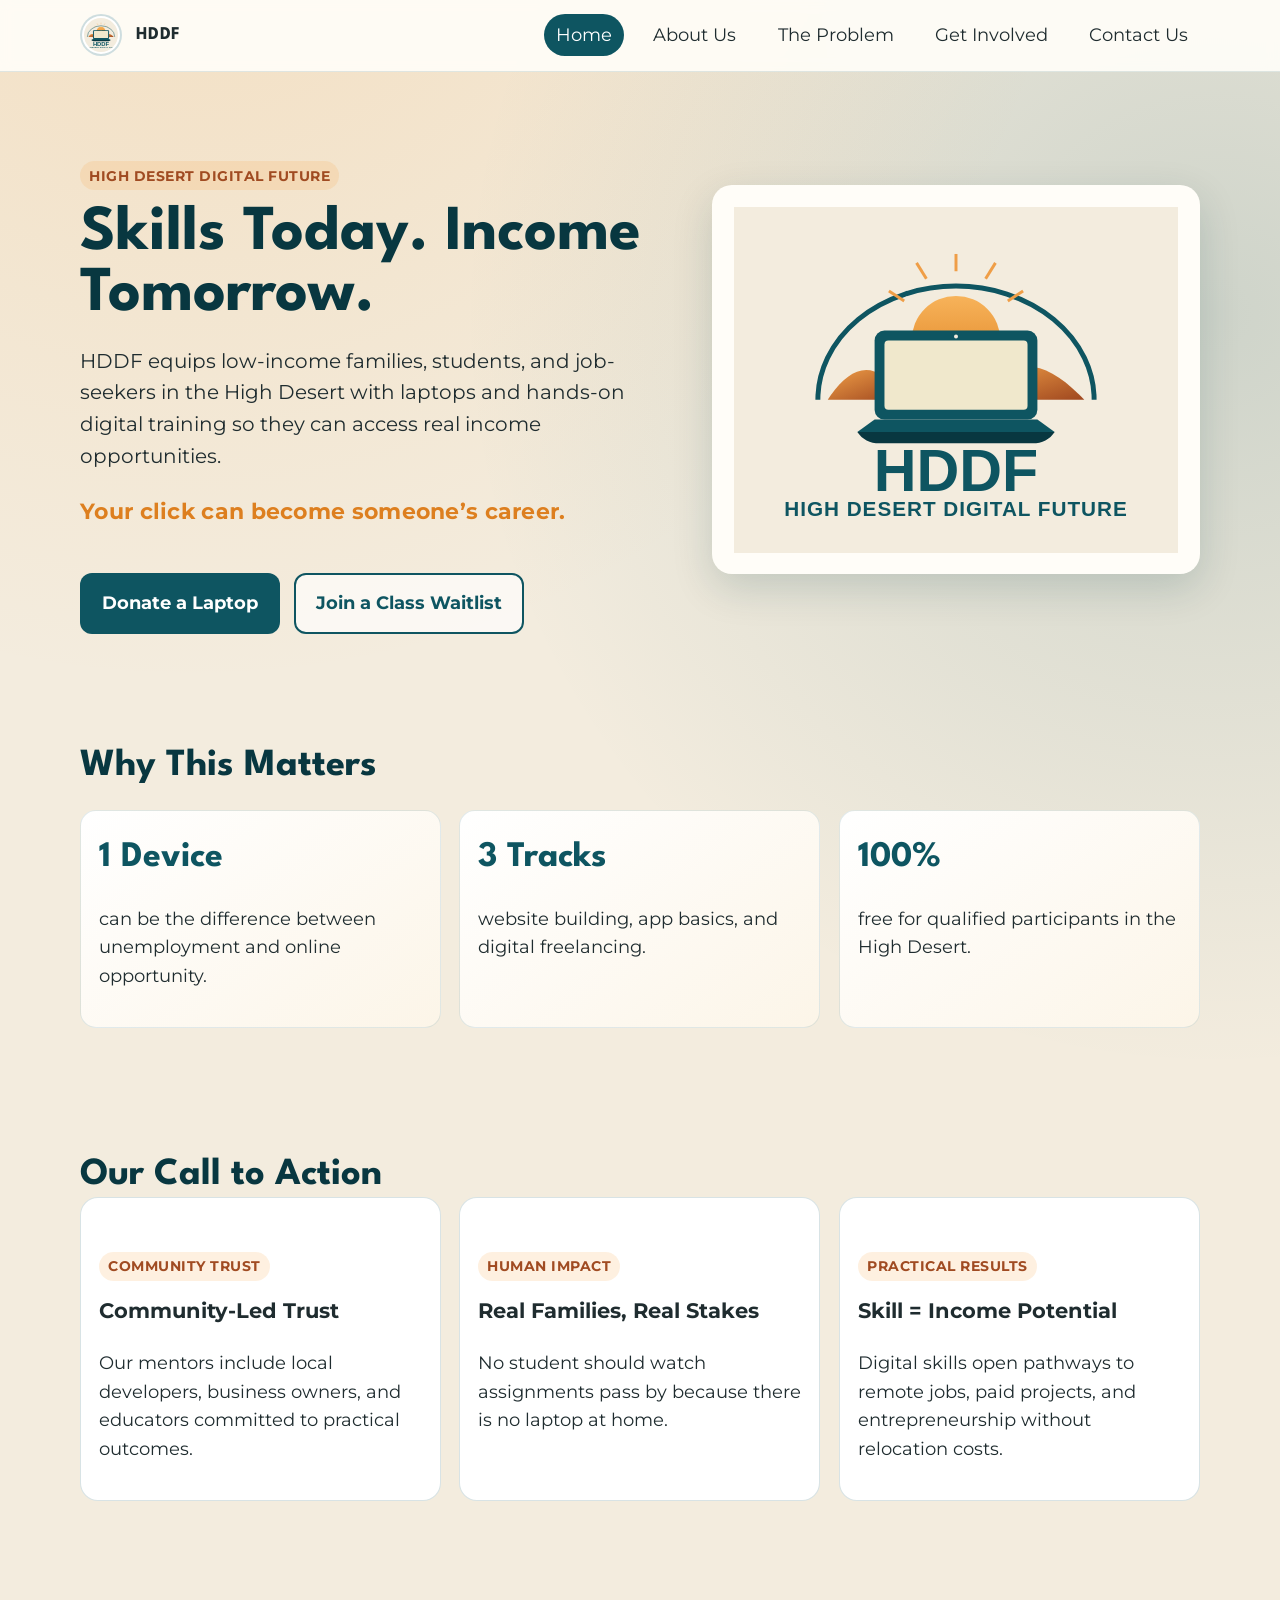
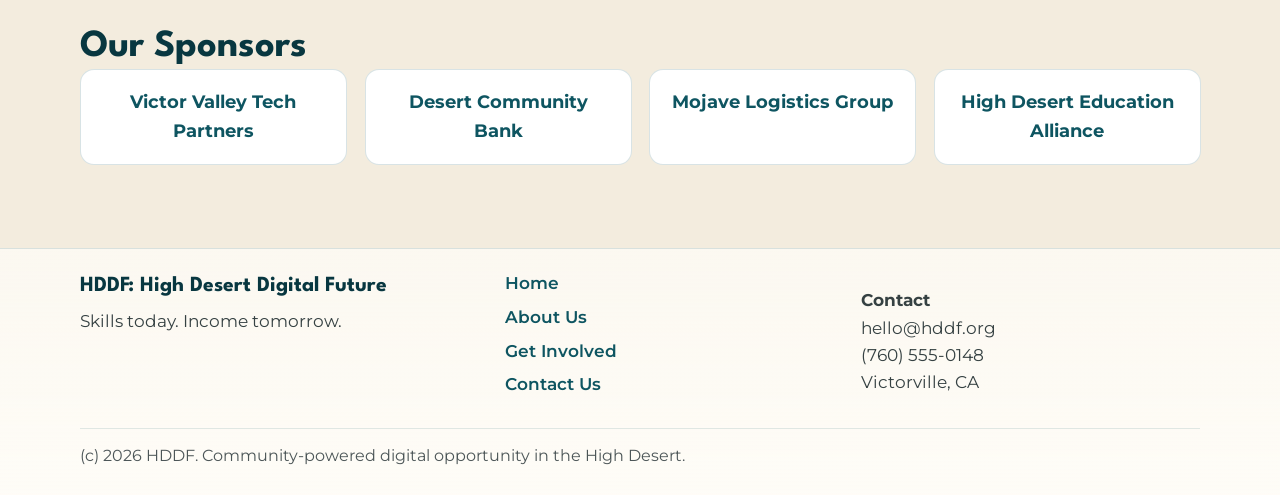
<file: index.html>
<!doctype html>
<html lang="en">
<head>
  <meta charset="UTF-8" />
  <meta name="viewport" content="width=device-width, initial-scale=1.0" />
  <title>HDDF | High Desert Digital Future</title>
  <link rel="icon" type="image/svg+xml" href="assets/images/hddf-logo-circle.svg" />
  <link rel="preconnect" href="https://fonts.googleapis.com" />
  <link rel="preconnect" href="https://fonts.gstatic.com" crossorigin />
  <link href="https://fonts.googleapis.com/css2?family=League+Spartan:wght@600;700;800&family=Montserrat:wght@400;600;700&display=swap" rel="stylesheet" />
  <link rel="stylesheet" href="assets/css/styles.css" />
</head>
<body>
  <header class="site-header">
    <div class="container nav-wrap">
      <a class="brand" href="index.html"><img src="assets/images/hddf-logo.svg" alt="HDDF logo" /><span>HDDF</span></a>
      <nav aria-label="Main navigation">
        <ul>
          <li><a class="active" href="index.html">Home</a></li>
          <li><a href="about.html">About Us</a></li>
          <li><a href="problem.html">The Problem</a></li>
          <li><a href="get-involved.html">Get Involved</a></li>
          <li><a href="contact.html">Contact Us</a></li>
        </ul>
      </nav>
    </div>
  </header>

  <main class="container">
    <section class="hero">
      <div>
        <p class="tag reveal">High Desert Digital Future</p>
        <h1 class="reveal delay-1">Skills Today. Income Tomorrow.</h1>
        <p class="lead reveal delay-2">HDDF equips low-income families, students, and job-seekers in the High Desert with laptops and hands-on digital training so they can access real income opportunities.</p>
        <p class="slogan reveal delay-3">Your click can become someone’s career.</p>
        <div class="cta-row reveal delay-3">
          <a class="button button-primary" href="get-involved.html">Donate a Laptop</a>
          <a class="button button-secondary" href="contact.html">Join a Class Waitlist</a>
        </div>
      </div>
      <div class="card reveal delay-2">
        <img src="assets/images/hddf-logo.svg" alt="HDDF brand logo" />
      </div>
    </section>

    <section class="section">
      <h2>Why This Matters</h2>
      <div class="stats-grid">
        <article class="stat">
          <h3>1 Device</h3>
          <p>can be the difference between unemployment and online opportunity.</p>
        </article>
        <article class="stat">
          <h3>3 Tracks</h3>
          <p>website building, app basics, and digital freelancing.</p>
        </article>
        <article class="stat">
          <h3>100%</h3>
          <p>free for qualified participants in the High Desert.</p>
        </article>
      </div>
    </section>

    <section class="section">
      <h2>Our Call to Action</h2>
      <div class="feature-grid">
        <article class="feature">
          <p class="tag">Community Trust</p>
          <h3>Community-Led Trust</h3>
          <p>Our mentors include local developers, business owners, and educators committed to practical outcomes.</p>
        </article>
        <article class="feature">
          <p class="tag">Human Impact</p>
          <h3>Real Families, Real Stakes</h3>
          <p>No student should watch assignments pass by because there is no laptop at home.</p>
        </article>
        <article class="feature">
          <p class="tag">Practical Results</p>
          <h3>Skill = Income Potential</h3>
          <p>Digital skills open pathways to remote jobs, paid projects, and entrepreneurship without relocation costs.</p>
        </article>
      </div>
    </section>

    <section class="section">
      <h2>Our Sponsors</h2>
      <div class="sponsor-grid">
        <article class="sponsor">Victor Valley Tech Partners</article>
        <article class="sponsor">Desert Community Bank</article>
        <article class="sponsor">Mojave Logistics Group</article>
        <article class="sponsor">High Desert Education Alliance</article>
      </div>
    </section>
  </main>

  <footer class="site-footer">
    <div class="container">
      <div class="footer-grid">
        <div>
          <strong class="footer-title">HDDF: High Desert Digital Future</strong>
          <p class="footer-sub">Skills today. Income tomorrow.</p>
        </div>
        <div class="footer-links">
          <a href="index.html">Home</a>
          <a href="about.html">About Us</a>
          <a href="get-involved.html">Get Involved</a>
          <a href="contact.html">Contact Us</a>
        </div>
        <div>
          <p><strong>Contact</strong><br />hello@hddf.org<br />(760) 555-0148<br />Victorville, CA</p>
        </div>
      </div>
      <p class="footer-note">(c) 2026 HDDF. Community-powered digital opportunity in the High Desert.</p>
    </div>
  </footer>
  <script src="assets/js/scroll-reveal.js"></script>
</body>
</html>
</file>
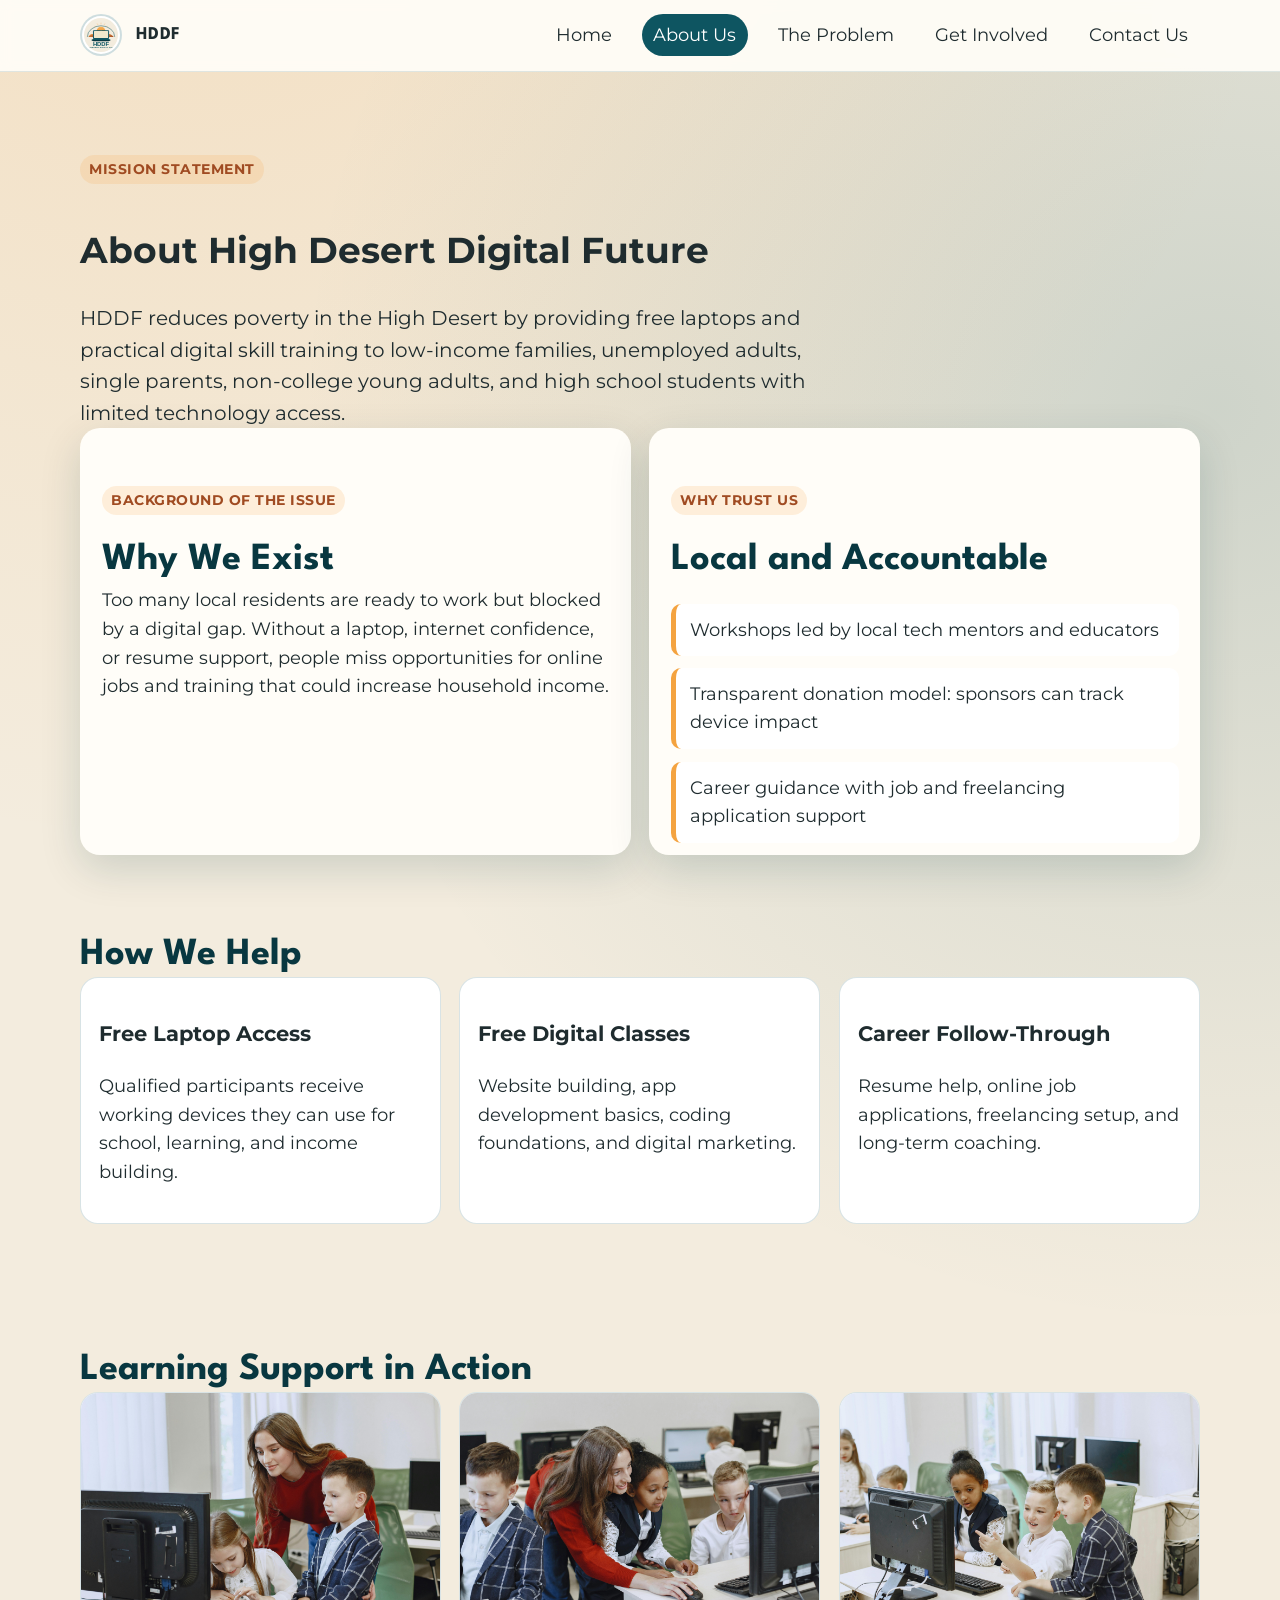
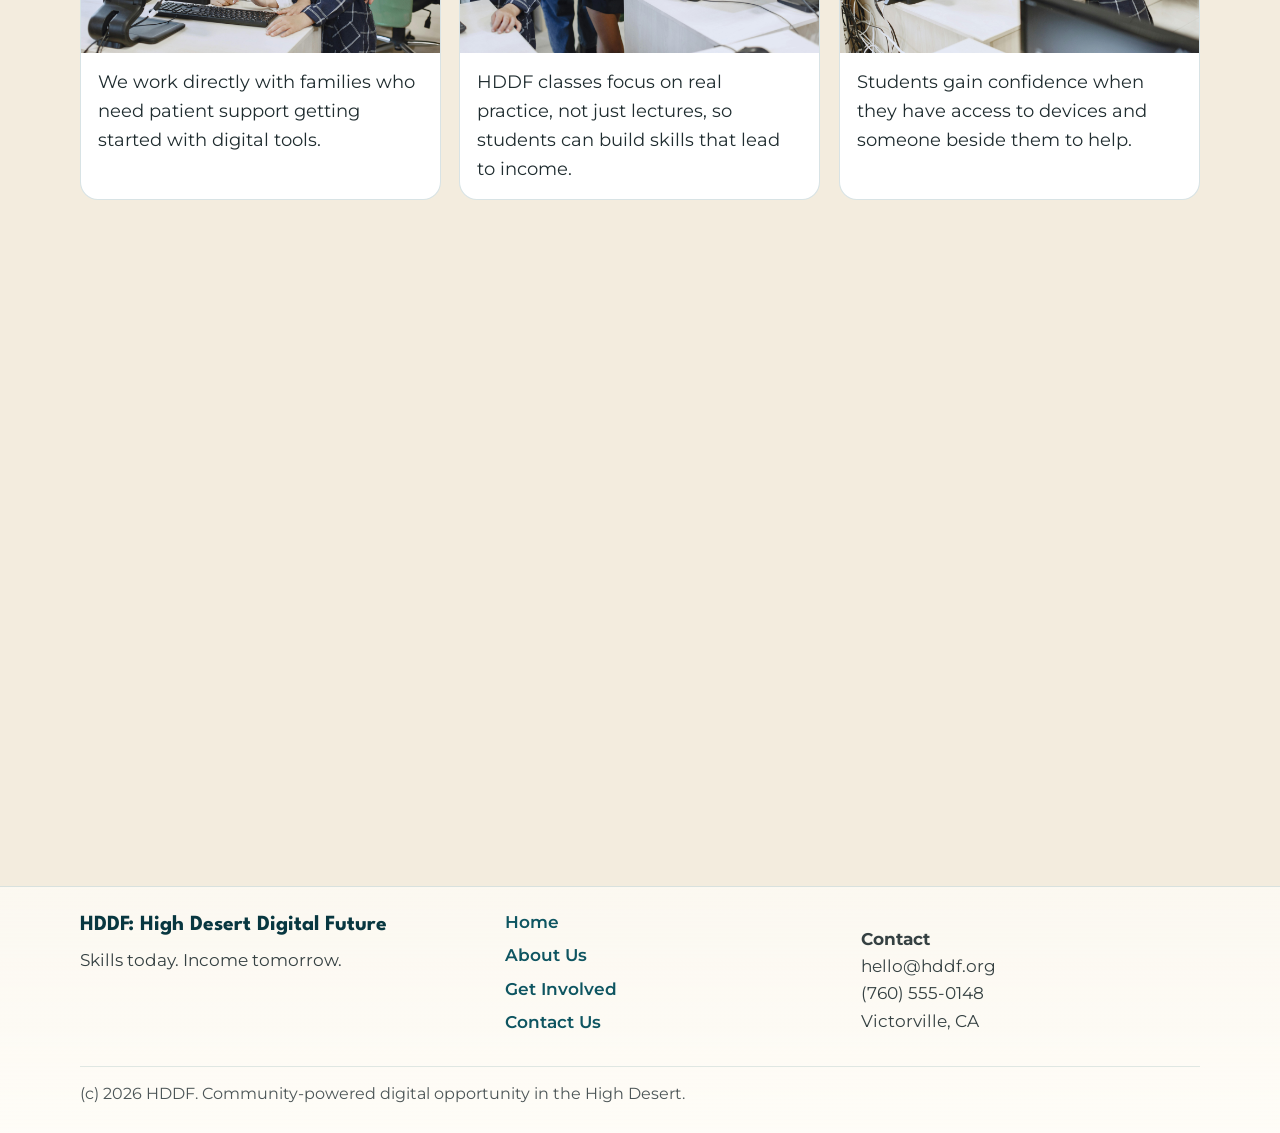
<file: about.html>
<!doctype html>
<html lang="en">
<head>
  <meta charset="UTF-8" />
  <meta name="viewport" content="width=device-width, initial-scale=1.0" />
  <title>About Us | HDDF</title>
  <link rel="icon" type="image/svg+xml" href="assets/images/hddf-logo-circle.svg" />
  <link rel="preconnect" href="https://fonts.googleapis.com" />
  <link rel="preconnect" href="https://fonts.gstatic.com" crossorigin />
  <link href="https://fonts.googleapis.com/css2?family=League+Spartan:wght@600;700;800&family=Montserrat:wght@400;600;700&display=swap" rel="stylesheet" />
  <link rel="stylesheet" href="assets/css/styles.css" />
</head>
<body>
  <header class="site-header">
    <div class="container nav-wrap">
      <a class="brand" href="index.html"><img src="assets/images/hddf-logo.svg" alt="HDDF logo" /><span>HDDF</span></a>
      <nav aria-label="Main navigation">
        <ul>
          <li><a href="index.html">Home</a></li>
          <li><a class="active" href="about.html">About Us</a></li>
          <li><a href="problem.html">The Problem</a></li>
          <li><a href="get-involved.html">Get Involved</a></li>
          <li><a href="contact.html">Contact Us</a></li>
        </ul>
      </nav>
    </div>
  </header>

  <main class="container section">
    <p class="tag">Mission Statement</p>
    <h1>About High Desert Digital Future</h1>
    <p class="lead">HDDF reduces poverty in the High Desert by providing free laptops and practical digital skill training to low-income families, unemployed adults, single parents, non-college young adults, and high school students with limited technology access.</p>

    <div class="columns">
      <article class="card">
        <p class="tag">Background of the Issue</p>
        <h2>Why We Exist</h2>
        <p>Too many local residents are ready to work but blocked by a digital gap. Without a laptop, internet confidence, or resume support, people miss opportunities for online jobs and training that could increase household income.</p>
      </article>
      <article class="card">
        <p class="tag">Why Trust Us</p>
        <h2>Local and Accountable</h2>
        <ul class="clean-list">
          <li>Workshops led by local tech mentors and educators</li>
          <li>Transparent donation model: sponsors can track device impact</li>
          <li>Career guidance with job and freelancing application support</li>
        </ul>
      </article>
    </div>

    <section class="section">
      <h2>How We Help</h2>
      <div class="feature-grid">
        <article class="feature">
          <h3>Free Laptop Access</h3>
          <p>Qualified participants receive working devices they can use for school, learning, and income building.</p>
        </article>
        <article class="feature">
          <h3>Free Digital Classes</h3>
          <p>Website building, app development basics, coding foundations, and digital marketing.</p>
        </article>
        <article class="feature">
          <h3>Career Follow-Through</h3>
          <p>Resume help, online job applications, freelancing setup, and long-term coaching.</p>
        </article>
      </div>
    </section>

    <section class="section">
      <h2>Learning Support in Action</h2>
      <div class="impact-gallery impact-gallery-three">
        <article class="impact-shot">
          <img src="assets/images/helping-students-1.jpg" alt="HDDF volunteer helping a family at a computer" />
          <p>We work directly with families who need patient support getting started with digital tools.</p>
        </article>
        <article class="impact-shot">
          <img src="assets/images/helping-students-2.jpg" alt="Instructor helping children use laptops in class" />
          <p>HDDF classes focus on real practice, not just lectures, so students can build skills that lead to income.</p>
        </article>
        <article class="impact-shot">
          <img src="assets/images/helping-students-3.jpg" alt="Children learning on desktop computers" />
          <p>Students gain confidence when they have access to devices and someone beside them to help.</p>
        </article>
      </div>
    </section>

    <section class="section">
      <p class="tag">Impact Story</p>
      <h2>From Crisis to Creator</h2>
      <article class="card">
        <p>One of our learners, <strong>Javier</strong>, came to HDDF during one of the hardest moments of his life. He told us he felt like giving up and could not see a future for himself. Through consistent mentoring, laptop access, and digital skills training, Javier rebuilt confidence one step at a time.</p>
        <p>Months later, he built his first working app: a text summarizer that helps students and busy workers quickly understand long reading passages. Today, he speaks at community sessions and shows others that recovery and purpose are possible with support, tools, and opportunity.</p>
        <a class="button button-primary" href="text-summarizer.html" target="_blank" rel="noopener noreferrer">Visit Javier's App Website</a>
      </article>
    </section>
  </main>

  <footer class="site-footer">
    <div class="container">
      <div class="footer-grid">
        <div>
          <strong class="footer-title">HDDF: High Desert Digital Future</strong>
          <p class="footer-sub">Skills today. Income tomorrow.</p>
        </div>
        <div class="footer-links">
          <a href="index.html">Home</a>
          <a href="about.html">About Us</a>
          <a href="get-involved.html">Get Involved</a>
          <a href="contact.html">Contact Us</a>
        </div>
        <div>
          <p><strong>Contact</strong><br />hello@hddf.org<br />(760) 555-0148<br />Victorville, CA</p>
        </div>
      </div>
      <p class="footer-note">(c) 2026 HDDF. Community-powered digital opportunity in the High Desert.</p>
    </div>
  </footer>
  <script src="assets/js/scroll-reveal.js"></script>
</body>
</html>
</file>
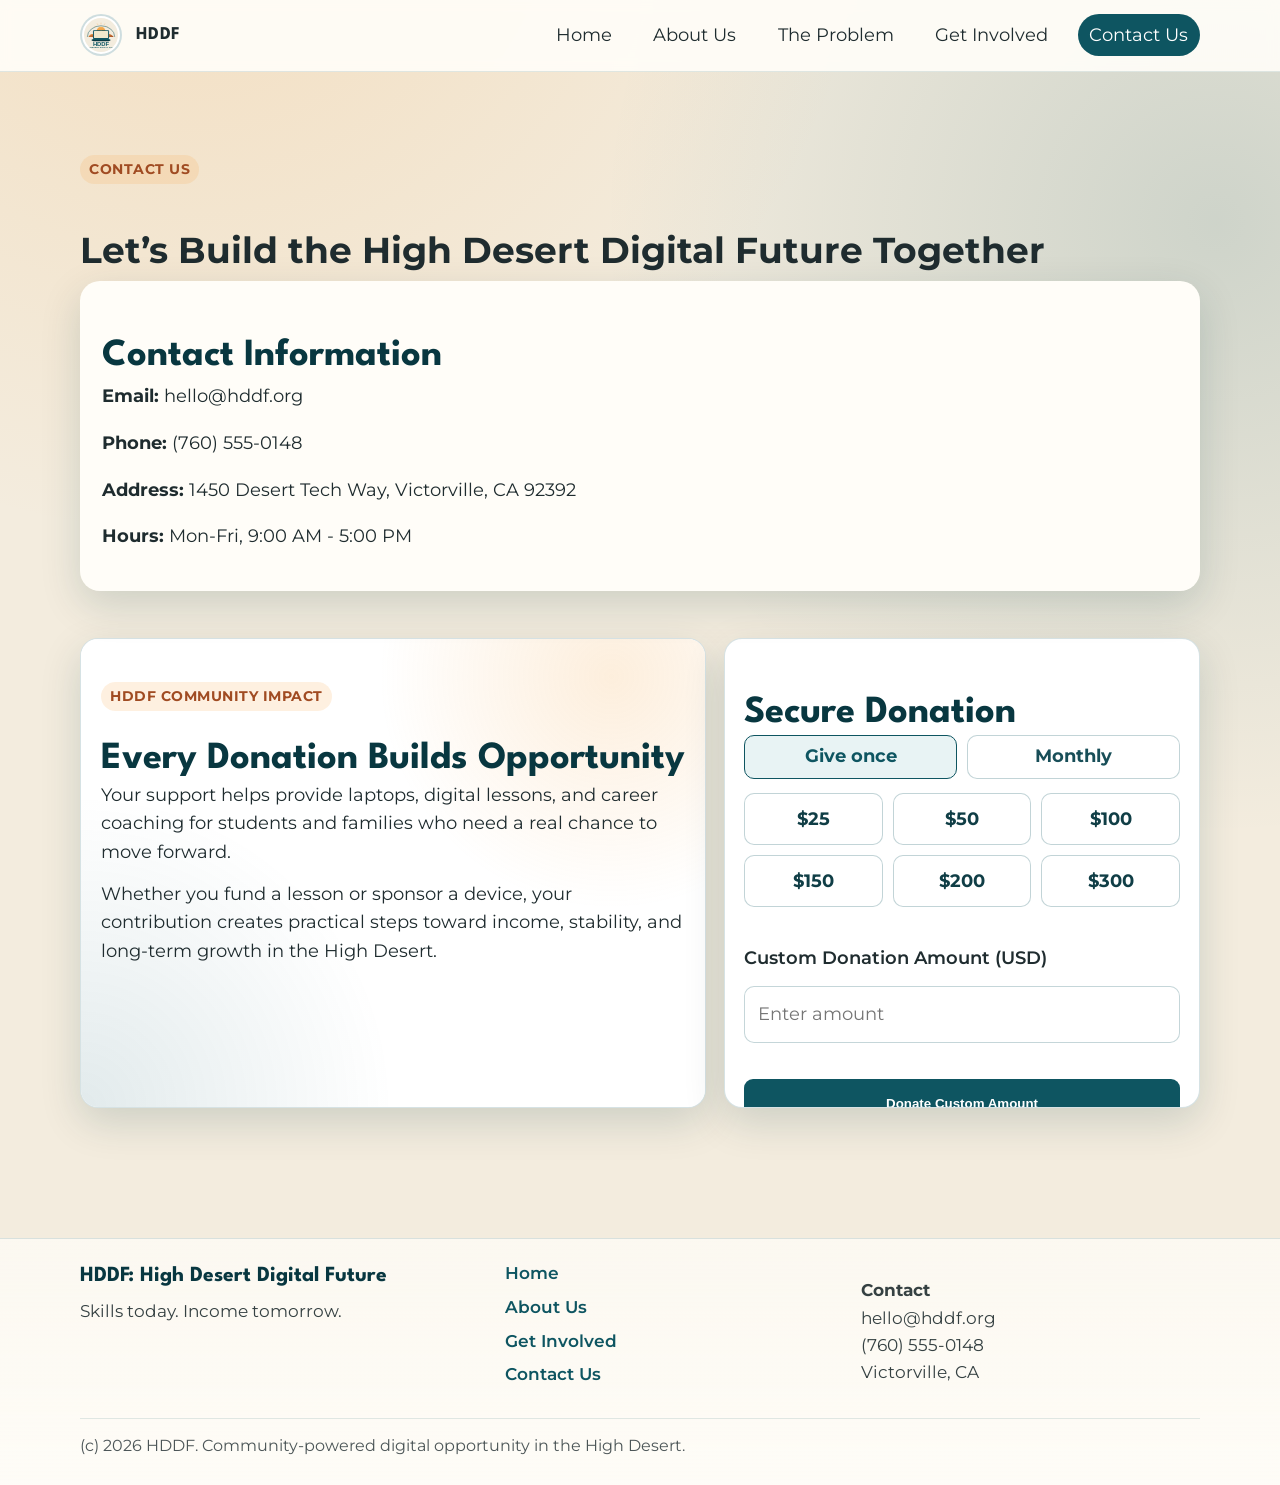
<file: contact.html>
<!doctype html>
<html lang="en">
<head>
  <meta charset="UTF-8" />
  <meta name="viewport" content="width=device-width, initial-scale=1.0" />
  <title>Contact Us | HDDF</title>
  <link rel="icon" type="image/svg+xml" href="assets/images/hddf-logo-circle.svg" />
  <link rel="preconnect" href="https://fonts.googleapis.com" />
  <link rel="preconnect" href="https://fonts.gstatic.com" crossorigin />
  <link href="https://fonts.googleapis.com/css2?family=League+Spartan:wght@600;700;800&family=Montserrat:wght@400;600;700&display=swap" rel="stylesheet" />
  <link rel="stylesheet" href="assets/css/styles.css" />
</head>
<body>
  <header class="site-header">
    <div class="container nav-wrap">
      <a class="brand" href="index.html"><img src="assets/images/hddf-logo.svg" alt="HDDF logo" /><span>HDDF</span></a>
      <nav aria-label="Main navigation">
        <ul>
          <li><a href="index.html">Home</a></li>
          <li><a href="about.html">About Us</a></li>
          <li><a href="problem.html">The Problem</a></li>
          <li><a href="get-involved.html">Get Involved</a></li>
          <li><a class="active" href="contact.html">Contact Us</a></li>
        </ul>
      </nav>
    </div>
  </header>

  <main class="container section">
    <p class="tag">Contact Us</p>
    <h1>Let’s Build the High Desert Digital Future Together</h1>

    <article class="card">
      <h2>Contact Information</h2>
      <p><strong>Email:</strong> hello@hddf.org</p>
      <p><strong>Phone:</strong> (760) 555-0148</p>
      <p><strong>Address:</strong> 1450 Desert Tech Way, Victorville, CA 92392</p>
      <p><strong>Hours:</strong> Mon-Fri, 9:00 AM - 5:00 PM</p>
    </article>

    <section class="section">
      <div class="donation-layout">
        <article class="donation-story">
          <div class="donation-story-copy">
            <p class="tag">HDDF Community Impact</p>
            <h2>Every Donation Builds Opportunity</h2>
            <p>Your support helps provide laptops, digital lessons, and career coaching for students and families who need a real chance to move forward.</p>
            <p>Whether you fund a lesson or sponsor a device, your contribution creates practical steps toward income, stability, and long-term growth in the High Desert.</p>
          </div>
        </article>

        <article class="donation-widget" aria-label="Secure donation">
          <h2>Secure Donation</h2>
          <div class="donation-mode">
            <button type="button" class="mode-btn active">Give once</button>
            <button type="button" class="mode-btn">Monthly</button>
          </div>

          <div class="donation-grid">
            <button class="amount-btn donation-pay" type="button" data-product="Career Lesson Donation" data-price="$25">$25</button>
            <button class="amount-btn donation-pay" type="button" data-product="Career Lesson Pack Donation" data-price="$50">$50</button>
            <button class="amount-btn donation-pay" type="button" data-product="Laptop Support Donation" data-price="$100">$100</button>
            <button class="amount-btn donation-pay" type="button" data-product="Half Laptop Donation" data-price="$150">$150</button>
            <button class="amount-btn donation-pay" type="button" data-product="Laptop + Training Donation" data-price="$200">$200</button>
            <button class="amount-btn donation-pay" type="button" data-product="Full Laptop Donation" data-price="$300">$300</button>
          </div>

          <form class="donation-custom-form" id="donation-custom-form">
            <label for="custom-amount">Custom Donation Amount (USD)</label>
            <input id="custom-amount" name="custom_amount" type="number" min="1" step="1" placeholder="Enter amount" required />
            <button class="button button-primary" type="submit">Donate Custom Amount</button>
          </form>
        </article>
      </div>
    </section>
  </main>

  <footer class="site-footer">
    <div class="container">
      <div class="footer-grid">
        <div>
          <strong class="footer-title">HDDF: High Desert Digital Future</strong>
          <p class="footer-sub">Skills today. Income tomorrow.</p>
        </div>
        <div class="footer-links">
          <a href="index.html">Home</a>
          <a href="about.html">About Us</a>
          <a href="get-involved.html">Get Involved</a>
          <a href="contact.html">Contact Us</a>
        </div>
        <div>
          <p><strong>Contact</strong><br />hello@hddf.org<br />(760) 555-0148<br />Victorville, CA</p>
        </div>
      </div>
      <p class="footer-note">(c) 2026 HDDF. Community-powered digital opportunity in the High Desert.</p>
    </div>
  </footer>
  <div class="checkout-overlay" id="donation-checkout-overlay" hidden>
    <section class="checkout-modal" role="dialog" aria-modal="true" aria-labelledby="donation-checkout-title">
      <button class="checkout-close" id="donation-checkout-close" type="button" aria-label="Close checkout">×</button>
      <p class="tag">Secure Billing</p>
      <h2 id="donation-checkout-title">Complete Your Donation</h2>
      <p class="checkout-item">Donation: <strong id="donation-checkout-product">Career Lesson Donation</strong> <span id="donation-checkout-price">$25</span></p>
      <form id="donation-checkout-form" class="checkout-form">
        <label for="donation-name">Cardholder Name</label>
        <input id="donation-name" name="name" type="text" placeholder="Full Name" required />

        <label for="donation-email">Email</label>
        <input id="donation-email" name="email" type="email" placeholder="you@example.com" required />

        <label for="donation-card">Card Number</label>
        <input id="donation-card" name="card" type="text" inputmode="numeric" placeholder="1234 5678 9012 3456" maxlength="19" required />

        <div class="checkout-row">
          <div>
            <label for="donation-exp">Expiry</label>
            <input id="donation-exp" name="exp" type="text" placeholder="MM/YY" maxlength="5" required />
          </div>
          <div>
            <label for="donation-cvc">CVC</label>
            <input id="donation-cvc" name="cvc" type="text" inputmode="numeric" placeholder="123" maxlength="4" required />
          </div>
          <div>
            <label for="donation-zip">ZIP</label>
            <input id="donation-zip" name="zip" type="text" inputmode="numeric" placeholder="92392" maxlength="10" required />
          </div>
        </div>

        <button class="button button-primary" type="submit">Donate Now</button>
        <p class="checkout-note">Demo billing page only. Connect Stripe or another payment provider for real card processing.</p>
      </form>
    </section>
  </div>
  <script src="assets/js/scroll-reveal.js"></script>
  <script src="assets/js/donation-checkout.js"></script>
</body>
</html>
</file>
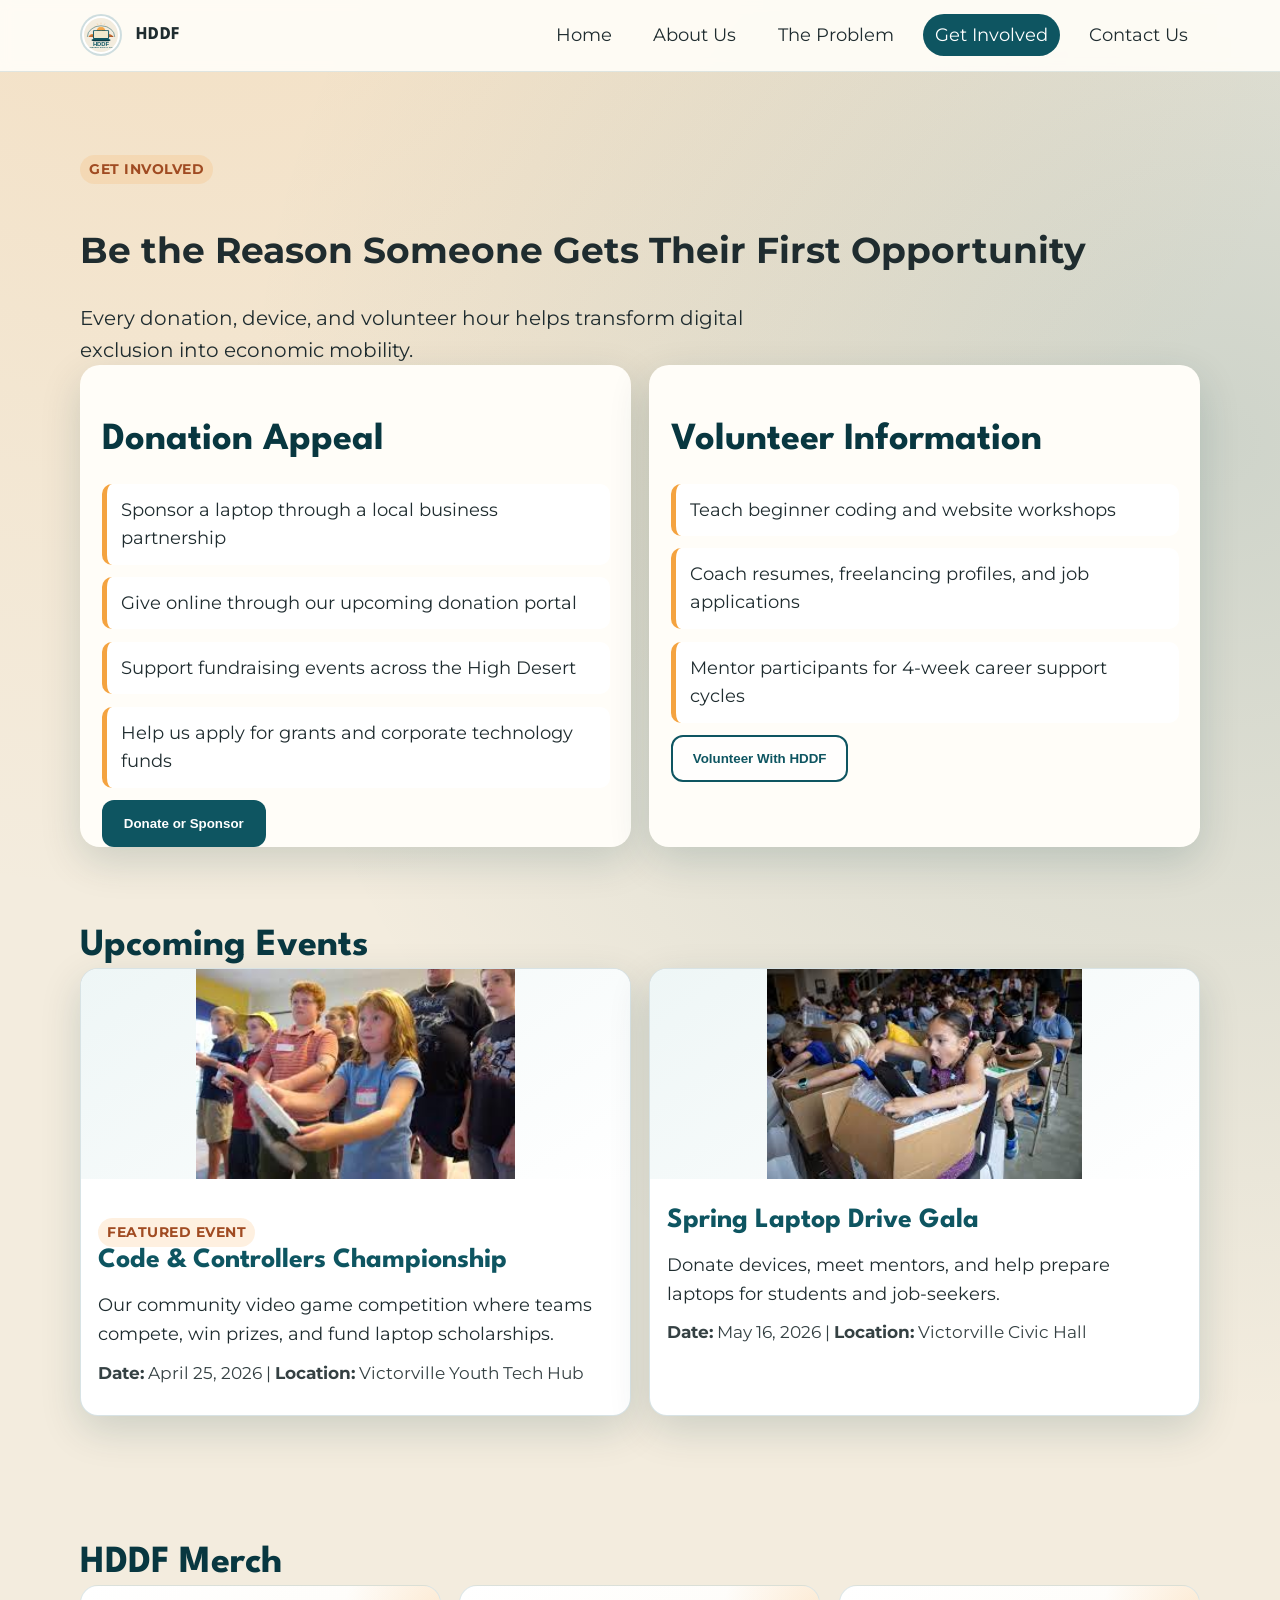
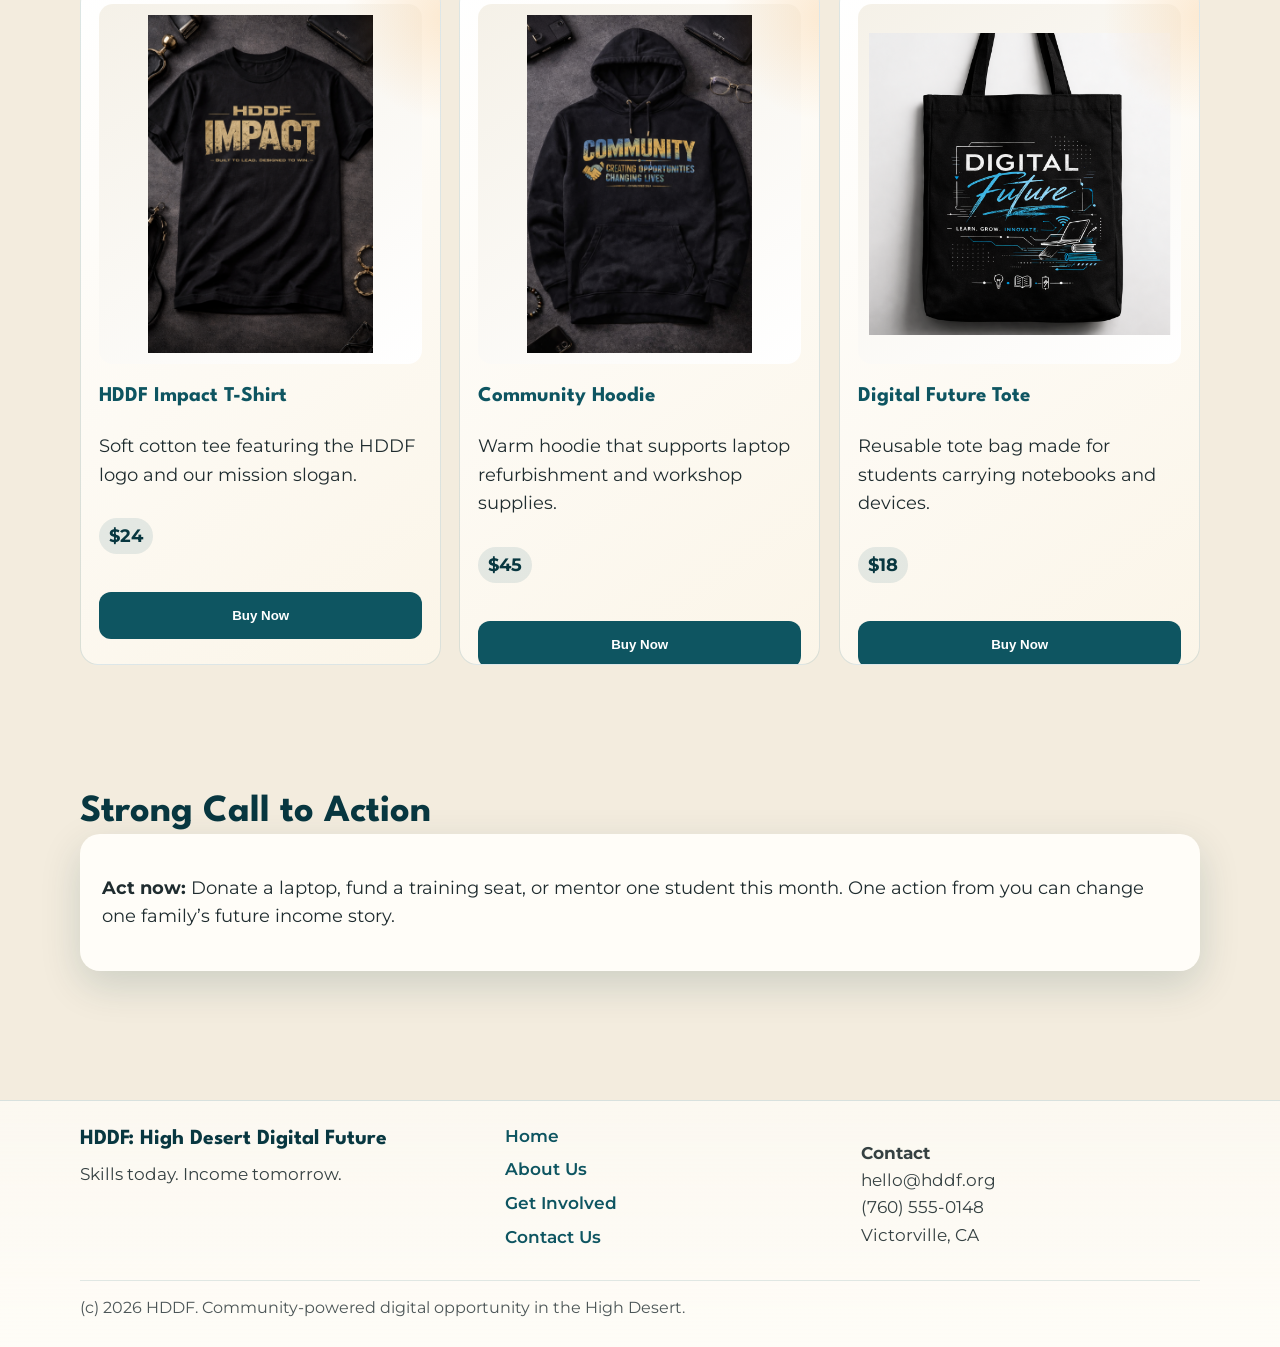
<file: get-involved.html>
<!doctype html>
<html lang="en">
<head>
  <meta charset="UTF-8" />
  <meta name="viewport" content="width=device-width, initial-scale=1.0" />
  <title>Get Involved | HDDF</title>
  <link rel="icon" type="image/svg+xml" href="assets/images/hddf-logo-circle.svg" />
  <link rel="preconnect" href="https://fonts.googleapis.com" />
  <link rel="preconnect" href="https://fonts.gstatic.com" crossorigin />
  <link href="https://fonts.googleapis.com/css2?family=League+Spartan:wght@600;700;800&family=Montserrat:wght@400;600;700&display=swap" rel="stylesheet" />
  <link rel="stylesheet" href="assets/css/styles.css" />
</head>
<body>
  <header class="site-header">
    <div class="container nav-wrap">
      <a class="brand" href="index.html"><img src="assets/images/hddf-logo.svg" alt="HDDF logo" /><span>HDDF</span></a>
      <nav aria-label="Main navigation">
        <ul>
          <li><a href="index.html">Home</a></li>
          <li><a href="about.html">About Us</a></li>
          <li><a href="problem.html">The Problem</a></li>
          <li><a class="active" href="get-involved.html">Get Involved</a></li>
          <li><a href="contact.html">Contact Us</a></li>
        </ul>
      </nav>
    </div>
  </header>

  <main class="container section">
    <p class="tag">Get Involved</p>
    <h1>Be the Reason Someone Gets Their First Opportunity</h1>
    <p class="lead">Every donation, device, and volunteer hour helps transform digital exclusion into economic mobility.</p>

    <div class="columns">
      <article class="card">
        <h2>Donation Appeal</h2>
        <ul class="clean-list">
          <li>Sponsor a laptop through a local business partnership</li>
          <li>Give online through our upcoming donation portal</li>
          <li>Support fundraising events across the High Desert</li>
          <li>Help us apply for grants and corporate technology funds</li>
        </ul>
        <button class="button button-primary custom-donation-open" type="button">Donate or Sponsor</button>
      </article>

      <article class="card">
        <h2>Volunteer Information</h2>
        <ul class="clean-list">
          <li>Teach beginner coding and website workshops</li>
          <li>Coach resumes, freelancing profiles, and job applications</li>
          <li>Mentor participants for 4-week career support cycles</li>
        </ul>
        <button class="button button-secondary" type="button" id="open-volunteer-form">Volunteer With HDDF</button>
      </article>
    </div>

    <section class="section">
      <h2>Upcoming Events</h2>
      <div class="upcoming-grid">
        <article class="upcoming-card">
          <img src="assets/images/download.jpg" alt="Code and Controllers Championship event image" />
          <div class="upcoming-copy">
            <p class="tag">Featured Event</p>
            <h3>Code & Controllers Championship</h3>
            <p>Our community video game competition where teams compete, win prizes, and fund laptop scholarships.</p>
            <p class="upcoming-meta"><strong>Date:</strong> April 25, 2026 | <strong>Location:</strong> Victorville Youth Tech Hub</p>
          </div>
        </article>

        <article class="upcoming-card">
          <img src="assets/images/download-1.jpg" alt="Spring Laptop Drive Gala event image" />
          <div class="upcoming-copy">
            <h3>Spring Laptop Drive Gala</h3>
            <p>Donate devices, meet mentors, and help prepare laptops for students and job-seekers.</p>
            <p class="upcoming-meta"><strong>Date:</strong> May 16, 2026 | <strong>Location:</strong> Victorville Civic Hall</p>
          </div>
        </article>
      </div>
    </section>

    <section class="section">
      <h2>HDDF Merch</h2>
      <div class="merch-grid">
        <article class="merch-item">
          <img src="assets/images/download-4.png" alt="HDDF Impact T-Shirt merch item" />
          <h3>HDDF Impact T-Shirt</h3>
          <p>Soft cotton tee featuring the HDDF logo and our mission slogan.</p>
          <span class="price">$24</span>
          <button class="button button-primary merch-buy" type="button" data-product="HDDF Impact T-Shirt" data-price="$24">Buy Now</button>
        </article>
        <article class="merch-item">
          <img src="assets/images/download-5.png" alt="Community hoodie merch item" />
          <h3>Community Hoodie</h3>
          <p>Warm hoodie that supports laptop refurbishment and workshop supplies.</p>
          <span class="price">$45</span>
          <button class="button button-primary merch-buy" type="button" data-product="Community Hoodie" data-price="$45">Buy Now</button>
        </article>
        <article class="merch-item">
          <img src="assets/images/download-6.png" alt="Digital Future tote bag merch item" />
          <h3>Digital Future Tote</h3>
          <p>Reusable tote bag made for students carrying notebooks and devices.</p>
          <span class="price">$18</span>
          <button class="button button-primary merch-buy" type="button" data-product="Digital Future Tote" data-price="$18">Buy Now</button>
        </article>
      </div>
    </section>

    <section class="section">
      <h2>Strong Call to Action</h2>
      <article class="card">
        <p><strong>Act now:</strong> Donate a laptop, fund a training seat, or mentor one student this month. One action from you can change one family’s future income story.</p>
      </article>
    </section>

    <section class="section" id="volunteer-form" hidden>
      <h2>Volunteer Sign-Up Form</h2>
      <article class="card">
        <form>
          <label for="vol-name">Full Name</label>
          <input id="vol-name" name="vol_name" type="text" required />

          <label for="vol-email">Email</label>
          <input id="vol-email" name="vol_email" type="email" required />

          <label for="vol-phone">Phone Number</label>
          <input id="vol-phone" name="vol_phone" type="tel" required />

          <label for="vol-role">How would you like to volunteer?</label>
          <input id="vol-role" name="vol_role" type="text" placeholder="Teaching, mentoring, resume coaching..." required />

          <label for="vol-availability">Availability</label>
          <input id="vol-availability" name="vol_availability" type="text" placeholder="Weekdays evenings, Saturdays..." required />

          <label for="vol-notes">Short Message</label>
          <textarea id="vol-notes" name="vol_notes" placeholder="Tell us about your experience and how you'd like to help." required></textarea>

          <button class="button button-primary" type="submit">Submit Volunteer Form</button>
          <button class="button button-secondary" type="button" id="hide-volunteer-form">Hide Form</button>
        </form>
      </article>
    </section>
  </main>

  <footer class="site-footer">
    <div class="container">
      <div class="footer-grid">
        <div>
          <strong class="footer-title">HDDF: High Desert Digital Future</strong>
          <p class="footer-sub">Skills today. Income tomorrow.</p>
        </div>
        <div class="footer-links">
          <a href="index.html">Home</a>
          <a href="about.html">About Us</a>
          <a href="get-involved.html">Get Involved</a>
          <a href="contact.html">Contact Us</a>
        </div>
        <div>
          <p><strong>Contact</strong><br />hello@hddf.org<br />(760) 555-0148<br />Victorville, CA</p>
        </div>
      </div>
      <p class="footer-note">(c) 2026 HDDF. Community-powered digital opportunity in the High Desert.</p>
    </div>
  </footer>
  <div class="checkout-overlay" id="custom-donation-overlay" hidden>
    <section class="checkout-modal" role="dialog" aria-modal="true" aria-labelledby="custom-donation-title">
      <button class="checkout-close" id="custom-donation-close" type="button" aria-label="Close custom donation overview">×</button>
      <p class="tag">Custom Donation Overview</p>
      <h2 id="custom-donation-title">Choose Your Impact</h2>
      <p>Your custom donation helps fund lessons, laptop access, and mentorship support for students and families.</p>

      <div class="donation-overview-grid">
        <article class="donation-overview-card">
          <h3>Starter Impact</h3>
          <p>Helps cover one digital-skills session.</p>
          <button class="button button-secondary donation-preset" type="button" data-amount="50">$50</button>
        </article>
        <article class="donation-overview-card">
          <h3>Growth Impact</h3>
          <p>Supports multiple sessions plus coaching time.</p>
          <button class="button button-secondary donation-preset" type="button" data-amount="150">$150</button>
        </article>
        <article class="donation-overview-card">
          <h3>Laptop Impact</h3>
          <p>Contributes toward device refurbishing and setup.</p>
          <button class="button button-secondary donation-preset" type="button" data-amount="300">$300</button>
        </article>
      </div>

      <form id="custom-donation-form" class="donation-custom-form">
        <label for="overview-custom-amount">Or enter a custom donation amount (USD)</label>
        <input id="overview-custom-amount" name="overview_custom_amount" type="number" min="1" step="1" placeholder="Enter amount" required />
        <p class="checkout-item">Selected Donation: <strong id="overview-selected-amount">$100</strong></p>
        <button class="button button-primary" type="submit">Continue to Billing</button>
      </form>
    </section>
  </div>
  <div class="checkout-overlay" id="checkout-overlay" hidden>
    <section class="checkout-modal" role="dialog" aria-modal="true" aria-labelledby="checkout-title">
      <button class="checkout-close" id="checkout-close" type="button" aria-label="Close checkout">×</button>
      <p class="tag">Secure Checkout</p>
      <h2 id="checkout-title">Complete Your Purchase</h2>
      <p class="checkout-item">Item: <strong id="checkout-product">HDDF Impact T-Shirt</strong> <span id="checkout-price">$24</span></p>
      <form id="checkout-form" class="checkout-form">
        <label for="checkout-name">Cardholder Name</label>
        <input id="checkout-name" name="name" type="text" placeholder="Full Name" required />

        <label for="checkout-email">Email</label>
        <input id="checkout-email" name="email" type="email" placeholder="you@example.com" required />

        <label for="checkout-card">Card Number</label>
        <input id="checkout-card" name="card" type="text" inputmode="numeric" placeholder="1234 5678 9012 3456" maxlength="19" required />

        <div class="checkout-row">
          <div>
            <label for="checkout-exp">Expiry</label>
            <input id="checkout-exp" name="exp" type="text" placeholder="MM/YY" maxlength="5" required />
          </div>
          <div>
            <label for="checkout-cvc">CVC</label>
            <input id="checkout-cvc" name="cvc" type="text" inputmode="numeric" placeholder="123" maxlength="4" required />
          </div>
          <div>
            <label for="checkout-zip">ZIP</label>
            <input id="checkout-zip" name="zip" type="text" inputmode="numeric" placeholder="92392" maxlength="10" required />
          </div>
        </div>

        <button class="button button-primary" type="submit">Pay Now</button>
        <p class="checkout-note">Demo payment wall only. Connect Stripe or another gateway before taking real payments.</p>
      </form>
    </section>
  </div>
  <script src="assets/js/scroll-reveal.js"></script>
  <script src="assets/js/merch-checkout.js"></script>
  <script src="assets/js/custom-donation-overview.js"></script>
  <script src="assets/js/volunteer-form-toggle.js"></script>
</body>
</html>
</file>
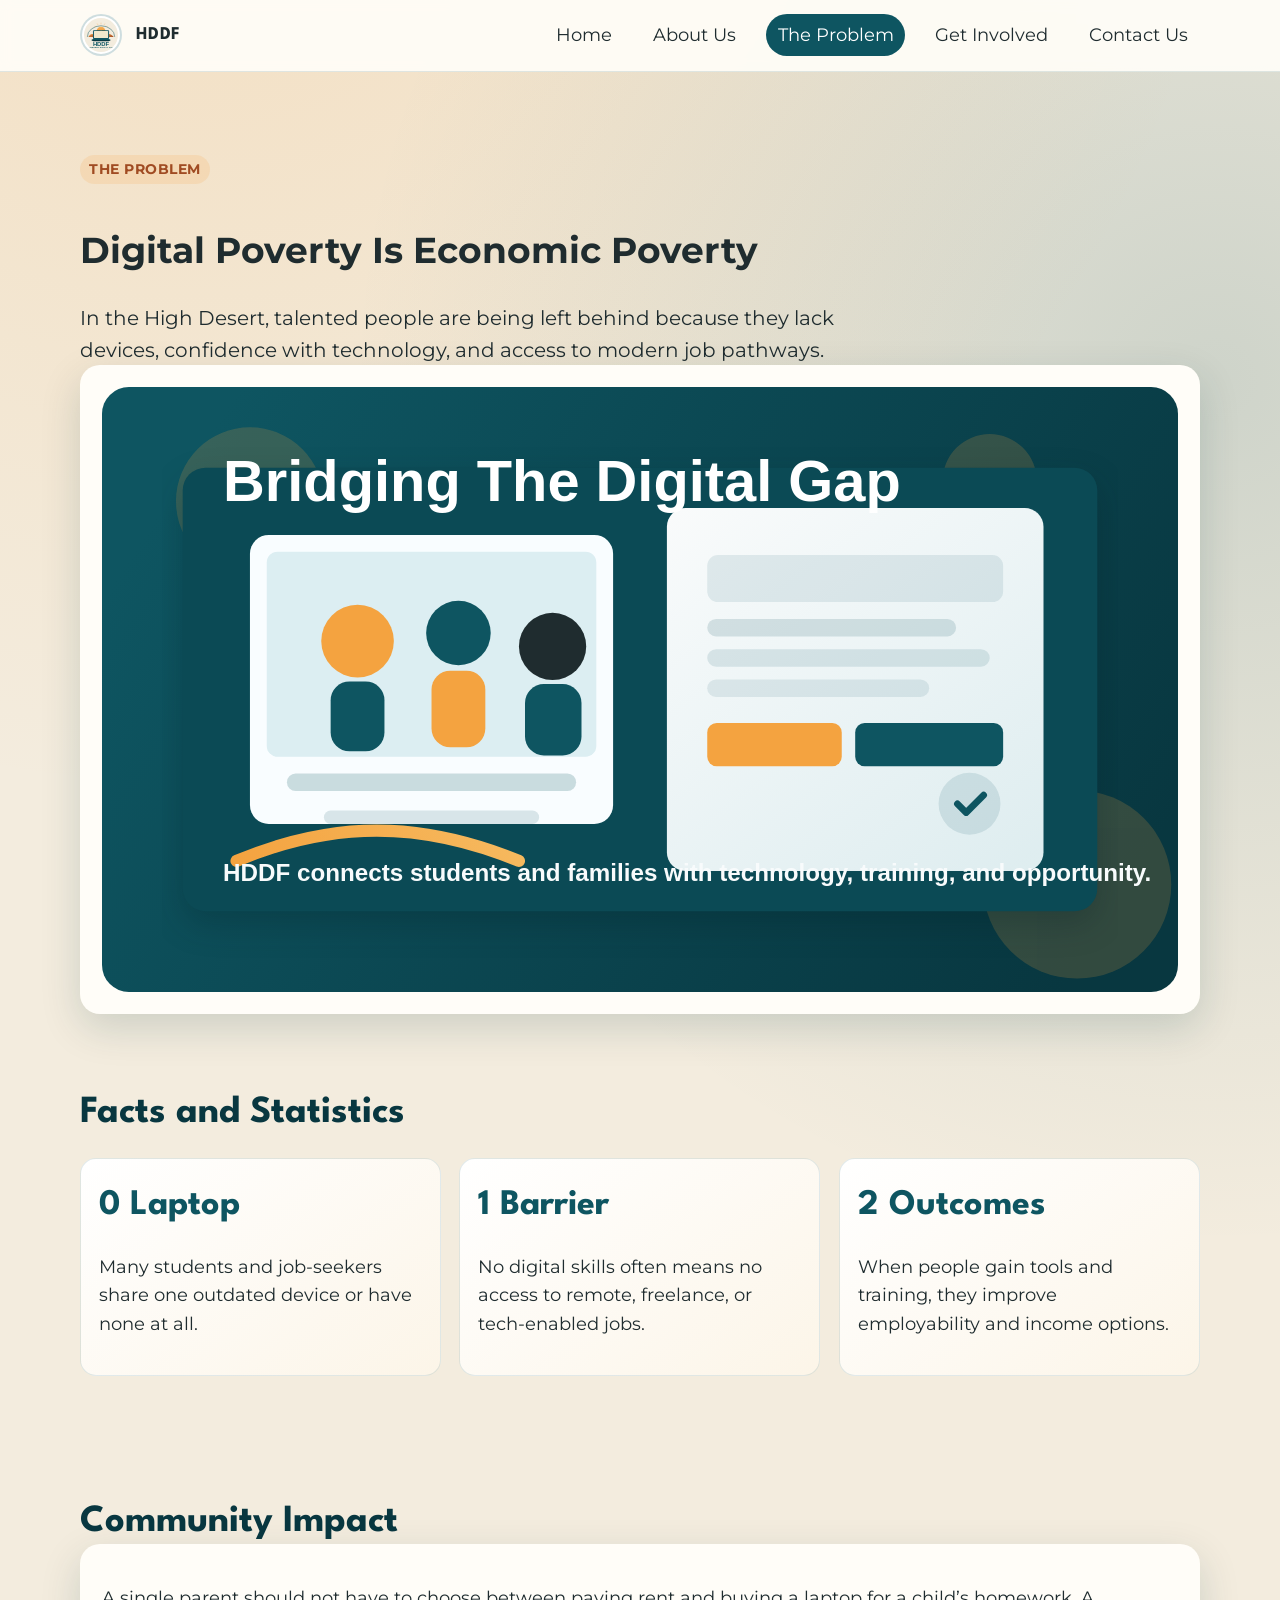
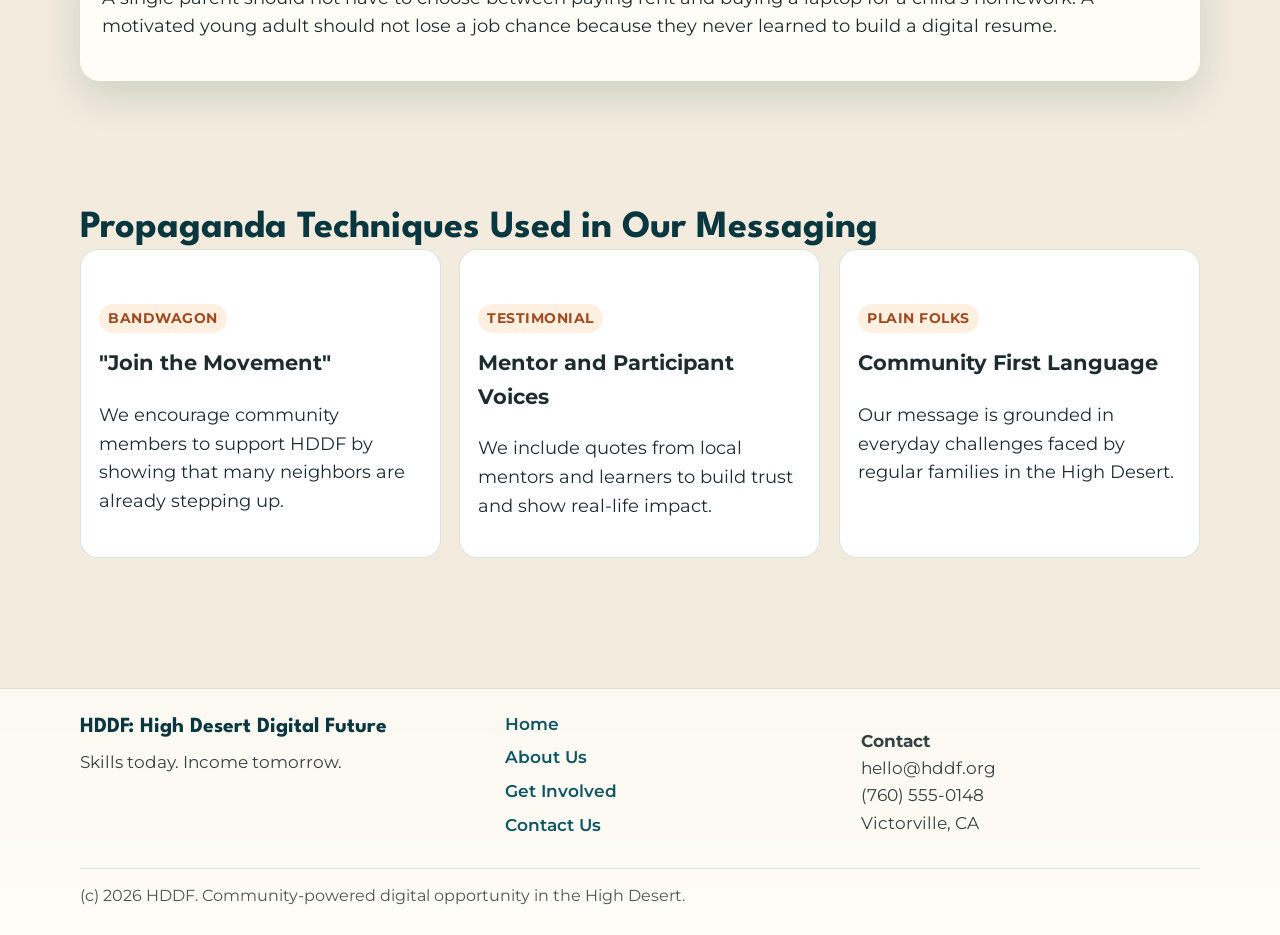
<file: problem.html>
<!doctype html>
<html lang="en">
<head>
  <meta charset="UTF-8" />
  <meta name="viewport" content="width=device-width, initial-scale=1.0" />
  <title>The Problem | HDDF</title>
  <link rel="icon" type="image/svg+xml" href="assets/images/hddf-logo-circle.svg" />
  <link rel="preconnect" href="https://fonts.googleapis.com" />
  <link rel="preconnect" href="https://fonts.gstatic.com" crossorigin />
  <link href="https://fonts.googleapis.com/css2?family=League+Spartan:wght@600;700;800&family=Montserrat:wght@400;600;700&display=swap" rel="stylesheet" />
  <link rel="stylesheet" href="assets/css/styles.css" />
</head>
<body>
  <header class="site-header">
    <div class="container nav-wrap">
      <a class="brand" href="index.html"><img src="assets/images/hddf-logo.svg" alt="HDDF logo" /><span>HDDF</span></a>
      <nav aria-label="Main navigation">
        <ul>
          <li><a href="index.html">Home</a></li>
          <li><a href="about.html">About Us</a></li>
          <li><a class="active" href="problem.html">The Problem</a></li>
          <li><a href="get-involved.html">Get Involved</a></li>
          <li><a href="contact.html">Contact Us</a></li>
        </ul>
      </nav>
    </div>
  </header>

  <main class="container section">
    <p class="tag">The Problem</p>
    <h1>Digital Poverty Is Economic Poverty</h1>
    <p class="lead">In the High Desert, talented people are being left behind because they lack devices, confidence with technology, and access to modern job pathways.</p>
    <article class="card">
      <img class="problem-feature-image" src="assets/images/problem-impact.svg" alt="Illustration of HDDF closing the digital gap with training and technology access" />
    </article>

    <section class="section">
      <h2>Facts and Statistics</h2>
      <div class="stats-grid">
        <article class="stat">
          <h3>0 Laptop</h3>
          <p>Many students and job-seekers share one outdated device or have none at all.</p>
        </article>
        <article class="stat">
          <h3>1 Barrier</h3>
          <p>No digital skills often means no access to remote, freelance, or tech-enabled jobs.</p>
        </article>
        <article class="stat">
          <h3>2 Outcomes</h3>
          <p>When people gain tools and training, they improve employability and income options.</p>
        </article>
      </div>
    </section>

    <section class="section">
      <h2>Community Impact</h2>
      <article class="card">
        <p>A single parent should not have to choose between paying rent and buying a laptop for a child’s homework. A motivated young adult should not lose a job chance because they never learned to build a digital resume.</p>
      </article>
    </section>

    <section class="section">
      <h2>Propaganda Techniques Used in Our Messaging</h2>
      <div class="feature-grid">
        <article class="feature">
          <p class="tag">Bandwagon</p>
          <h3>"Join the Movement"</h3>
          <p>We encourage community members to support HDDF by showing that many neighbors are already stepping up.</p>
        </article>
        <article class="feature">
          <p class="tag">Testimonial</p>
          <h3>Mentor and Participant Voices</h3>
          <p>We include quotes from local mentors and learners to build trust and show real-life impact.</p>
        </article>
        <article class="feature">
          <p class="tag">Plain Folks</p>
          <h3>Community First Language</h3>
          <p>Our message is grounded in everyday challenges faced by regular families in the High Desert.</p>
        </article>
      </div>
    </section>
  </main>

  <footer class="site-footer">
    <div class="container">
      <div class="footer-grid">
        <div>
          <strong class="footer-title">HDDF: High Desert Digital Future</strong>
          <p class="footer-sub">Skills today. Income tomorrow.</p>
        </div>
        <div class="footer-links">
          <a href="index.html">Home</a>
          <a href="about.html">About Us</a>
          <a href="get-involved.html">Get Involved</a>
          <a href="contact.html">Contact Us</a>
        </div>
        <div>
          <p><strong>Contact</strong><br />hello@hddf.org<br />(760) 555-0148<br />Victorville, CA</p>
        </div>
      </div>
      <p class="footer-note">(c) 2026 HDDF. Community-powered digital opportunity in the High Desert.</p>
    </div>
  </footer>
  <script src="assets/js/scroll-reveal.js"></script>
</body>
</html>
</file>
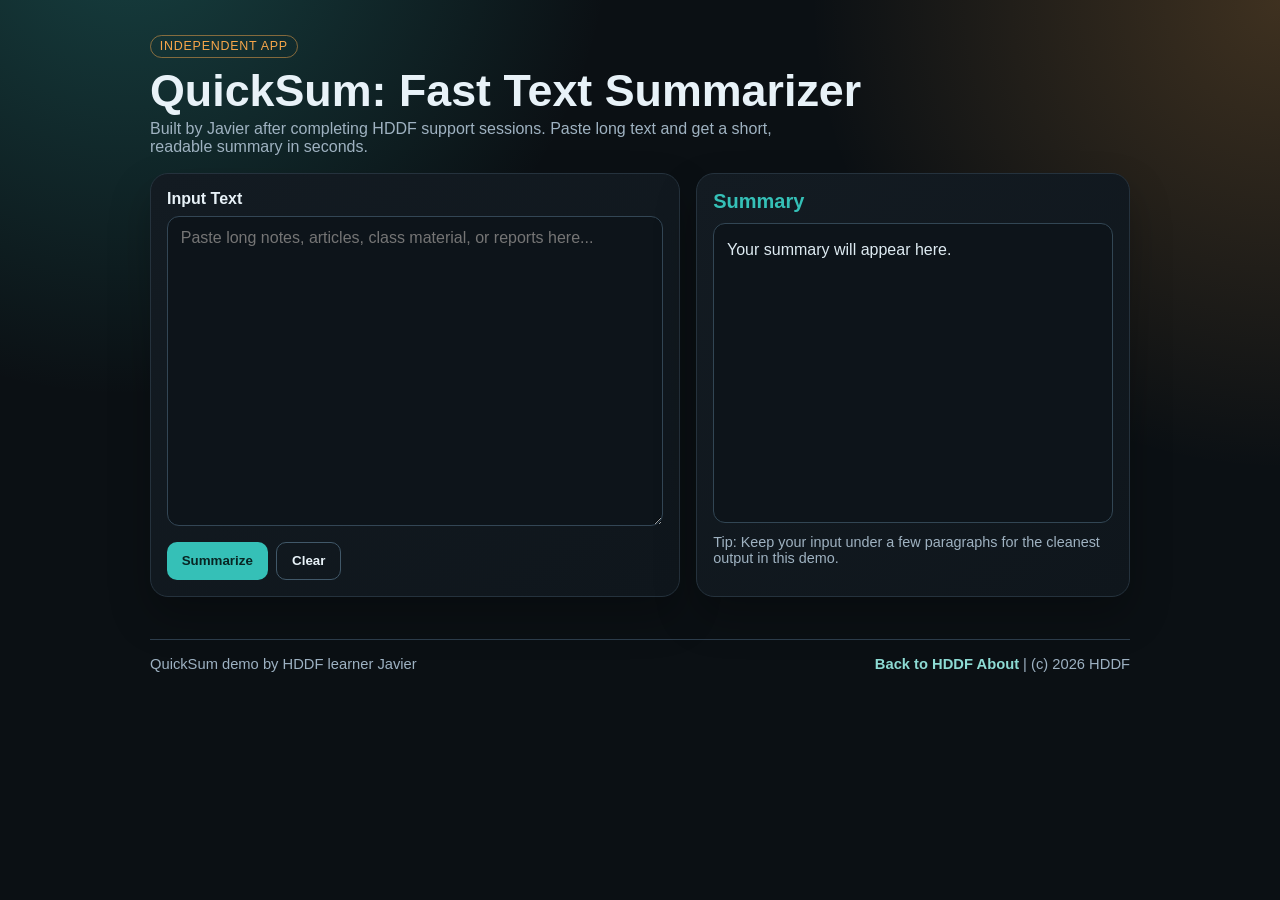
<file: text-summarizer.html>
<!doctype html>
<html lang="en">
<head>
  <meta charset="UTF-8" />
  <meta name="viewport" content="width=device-width, initial-scale=1.0" />
  <title>QuickSum | Text Summarizer</title>
  <style>
    :root {
      --bg: #0b1014;
      --panel: #131b22;
      --line: #25323d;
      --ink: #e8f2f8;
      --muted: #9fb2c1;
      --accent: #35c0b7;
      --accent-2: #f6a64a;
    }

    * { box-sizing: border-box; }

    body {
      margin: 0;
      min-height: 100vh;
      font-family: "Segoe UI", "SF Pro Text", Arial, sans-serif;
      color: var(--ink);
      background:
        radial-gradient(circle at 10% -10%, rgba(53, 192, 183, 0.28), transparent 32%),
        radial-gradient(circle at 100% 0%, rgba(246, 166, 74, 0.22), transparent 30%),
        var(--bg);
    }

    .wrap {
      width: min(980px, 92vw);
      margin: 0 auto;
      padding: 2.2rem 0 2.6rem;
    }

    .app-head {
      margin-bottom: 1rem;
    }

    .chip {
      display: inline-block;
      font-size: 0.78rem;
      text-transform: uppercase;
      letter-spacing: 0.06em;
      color: var(--accent-2);
      border: 1px solid rgba(246, 166, 74, 0.5);
      border-radius: 999px;
      padding: 0.2rem 0.55rem;
    }

    h1 {
      margin: 0.6rem 0 0.35rem;
      font-size: clamp(1.9rem, 4vw, 2.8rem);
      line-height: 1.05;
    }

    .sub {
      margin: 0;
      color: var(--muted);
      max-width: 70ch;
    }

    .grid {
      margin-top: 1.1rem;
      display: grid;
      grid-template-columns: 1.1fr 0.9fr;
      gap: 1rem;
    }

    .panel {
      background: linear-gradient(145deg, #131b22, #0f161c);
      border: 1px solid var(--line);
      border-radius: 18px;
      padding: 1rem;
      box-shadow: 0 20px 40px rgba(0, 0, 0, 0.25);
    }

    label {
      display: block;
      font-weight: 700;
      margin-bottom: 0.45rem;
    }

    textarea {
      width: 100%;
      min-height: 310px;
      border: 1px solid #334655;
      border-radius: 12px;
      padding: 0.8rem;
      background: #0d141a;
      color: var(--ink);
      font: inherit;
      resize: vertical;
    }

    .actions {
      display: flex;
      gap: 0.55rem;
      margin-top: 0.75rem;
    }

    button {
      border: 0;
      border-radius: 10px;
      padding: 0.68rem 0.92rem;
      font-weight: 700;
      cursor: pointer;
    }

    #summarize-btn {
      background: var(--accent);
      color: #082523;
    }

    #clear-btn {
      background: transparent;
      color: var(--ink);
      border: 1px solid #415869;
    }

    .result {
      min-height: 374px;
      display: flex;
      flex-direction: column;
    }

    .result h2 {
      margin: 0 0 0.6rem;
      font-size: 1.25rem;
      color: var(--accent);
    }

    #summary-output {
      margin: 0;
      color: #deebf2;
      line-height: 1.65;
      background: #0d141a;
      border: 1px solid #324654;
      border-radius: 12px;
      padding: 0.8rem;
      flex: 1;
    }

    .foot-note {
      margin-top: 0.7rem;
      color: var(--muted);
      font-size: 0.9rem;
    }

    .app-footer {
      width: min(980px, 92vw);
      margin: 0 auto 1.8rem;
      padding-top: 1rem;
      border-top: 1px solid #2e3e4d;
      color: #9db1c2;
      display: flex;
      justify-content: space-between;
      gap: 0.8rem;
      flex-wrap: wrap;
      font-size: 0.92rem;
    }

    .app-footer a {
      color: #8ddbd4;
      text-decoration: none;
      font-weight: 600;
    }

    @media (max-width: 850px) {
      .grid { grid-template-columns: 1fr; }
      textarea { min-height: 220px; }
      .result { min-height: 260px; }
    }
  </style>
</head>
<body>
  <main class="wrap">
    <header class="app-head">
      <span class="chip">Independent App</span>
      <h1>QuickSum: Fast Text Summarizer</h1>
      <p class="sub">Built by Javier after completing HDDF support sessions. Paste long text and get a short, readable summary in seconds.</p>
    </header>

    <section class="grid">
      <article class="panel">
        <label for="source-text">Input Text</label>
        <textarea id="source-text" placeholder="Paste long notes, articles, class material, or reports here..."></textarea>
        <div class="actions">
          <button id="summarize-btn" type="button">Summarize</button>
          <button id="clear-btn" type="button">Clear</button>
        </div>
      </article>

      <article class="panel result">
        <h2>Summary</h2>
        <p id="summary-output">Your summary will appear here.</p>
        <p class="foot-note">Tip: Keep your input under a few paragraphs for the cleanest output in this demo.</p>
      </article>
    </section>
  </main>
  <footer class="app-footer">
    <span>QuickSum demo by HDDF learner Javier</span>
    <span><a href="about.html">Back to HDDF About</a> | (c) 2026 HDDF</span>
  </footer>
  <script src="assets/js/summarizer-demo.js"></script>
</body>
</html>
</file>
<file: assets/css/styles.css>
:root {
  --sand: #f3ecde;
  --sun: #f4a340;
  --sun-deep: #dd7f1f;
  --teal: #0e5561;
  --teal-deep: #083740;
  --clay: #a04b22;
  --ink: #1f2c2f;
  --paper: #fffdf8;
  --shadow: 0 14px 40px rgba(8, 55, 64, 0.16);
}

html {
  font-size: clamp(15px, 0.42vw + 13px, 18px);
  -webkit-text-size-adjust: 100%;
}

* {
  box-sizing: border-box;
}

body {
  margin: 0;
  font-family: "Montserrat", "Segoe UI", sans-serif;
  color: var(--ink);
  background:
    radial-gradient(circle at 15% -10%, rgba(244, 163, 64, 0.2), transparent 35%),
    radial-gradient(circle at 95% 15%, rgba(14, 85, 97, 0.16), transparent 35%),
    var(--sand);
  line-height: 1.6;
  overflow-x: hidden;
  word-break: normal;
  overflow-wrap: anywhere;
}

a {
  color: inherit;
  text-decoration: none;
}

img {
  max-width: 100%;
  display: block;
}

.container {
  width: min(1120px, 92vw);
  margin: 0 auto;
}

.site-header {
  position: sticky;
  top: 0;
  z-index: 20;
  background: rgba(255, 253, 248, 0.92);
  border-bottom: 1px solid rgba(14, 85, 97, 0.13);
  backdrop-filter: blur(6px);
}

.nav-wrap {
  display: flex;
  align-items: center;
  justify-content: space-between;
  gap: 1rem;
  padding: 0.8rem 0;
}

.brand {
  display: flex;
  align-items: center;
  gap: 0.75rem;
  font-family: "League Spartan", sans-serif;
  font-weight: 700;
  letter-spacing: 0.5px;
}

.brand img {
  width: 42px;
  height: 42px;
  border-radius: 50%;
  object-fit: cover;
  border: 2px solid rgba(14, 85, 97, 0.2);
  background: #fff;
  padding: 2px;
}

nav ul {
  display: flex;
  list-style: none;
  padding: 0;
  margin: 0;
  gap: 1rem;
  flex-wrap: wrap;
  justify-content: flex-end;
}

nav a {
  display: inline-flex;
  align-items: center;
  justify-content: center;
  min-height: 42px;
  padding: 0.35rem 0.65rem;
  border-radius: 999px;
  transition: background 0.2s ease, color 0.2s ease;
}

nav a:hover,
nav a.active {
  background: var(--teal);
  color: #fff;
}

.hero {
  display: grid;
  grid-template-columns: 1.1fr 0.9fr;
  gap: 2rem;
  align-items: center;
  padding: 4.2rem 0 3rem;
}

.hero h1 {
  font-family: "League Spartan", sans-serif;
  font-size: clamp(2.4rem, 5vw, 4.2rem);
  line-height: 0.95;
  color: var(--teal-deep);
  margin: 0;
}

.slogan {
  font-weight: 700;
  color: var(--sun-deep);
  font-size: 1.2rem;
  letter-spacing: 0.3px;
}

.lead {
  font-size: 1.1rem;
  max-width: 58ch;
}

.cta-row {
  margin-top: 1.25rem;
  display: flex;
  flex-wrap: wrap;
  gap: 0.8rem;
}

.button {
  display: inline-flex;
  align-items: center;
  justify-content: center;
  min-height: 44px;
  padding: 0.78rem 1.1rem;
  border-radius: 12px;
  font-weight: 700;
  border: 2px solid transparent;
  transition: transform 0.2s ease, box-shadow 0.2s ease, background 0.2s ease;
}

.button:hover {
  transform: translateY(-2px);
  box-shadow: var(--shadow);
}

.button-primary {
  background: var(--teal);
  color: #fff;
}

.button-secondary {
  border-color: var(--teal);
  color: var(--teal);
  background: rgba(255, 255, 255, 0.65);
}

.card {
  background: var(--paper);
  border-radius: 20px;
  box-shadow: var(--shadow);
  padding: 1.2rem;
}

.stats-grid,
.feature-grid,
.columns {
  display: grid;
  gap: 1rem;
}

.stats-grid {
  grid-template-columns: repeat(3, minmax(0, 1fr));
  margin: 2rem 0 0;
}

.stat {
  padding: 1rem;
  border-radius: 16px;
  background: linear-gradient(145deg, #fff, #fcf5e8);
  border: 1px solid rgba(14, 85, 97, 0.12);
}

.stat h3 {
  margin: 0;
  font-family: "League Spartan", sans-serif;
  font-size: 2rem;
  color: var(--teal);
}

.section {
  padding: 2.6rem 0;
}

.section h2 {
  font-family: "League Spartan", sans-serif;
  color: var(--teal-deep);
  font-size: clamp(1.8rem, 3vw, 2.6rem);
  margin: 0 0 0.75rem;
}

.feature-grid {
  grid-template-columns: repeat(3, minmax(0, 1fr));
}

.feature {
  background: #fff;
  border: 1px solid rgba(14, 85, 97, 0.16);
  border-radius: 18px;
  padding: 1rem;
}

.tag {
  display: inline-block;
  font-weight: 700;
  font-size: 0.78rem;
  text-transform: uppercase;
  letter-spacing: 0.5px;
  background: rgba(244, 163, 64, 0.16);
  color: var(--clay);
  padding: 0.18rem 0.5rem;
  border-radius: 999px;
}

.columns {
  grid-template-columns: repeat(2, minmax(0, 1fr));
}

.event-list,
.clean-list {
  list-style: none;
  padding: 0;
  margin: 0;
}

.event-list li,
.clean-list li {
  background: #fff;
  border-left: 5px solid var(--sun);
  padding: 0.65rem 0.8rem;
  margin-bottom: 0.7rem;
  border-radius: 10px;
}

.upcoming-grid {
  display: grid;
  grid-template-columns: repeat(2, minmax(0, 1fr));
  gap: 1rem;
}

.upcoming-card {
  background: #fff;
  border: 1px solid rgba(14, 85, 97, 0.16);
  border-radius: 18px;
  overflow: hidden;
  box-shadow: var(--shadow);
  transition: transform 0.25s ease, box-shadow 0.25s ease, border-color 0.25s ease;
}

.upcoming-card:hover {
  transform: translateY(-3px);
  border-color: rgba(14, 85, 97, 0.32);
  box-shadow: 0 20px 36px rgba(8, 55, 64, 0.18);
}

.upcoming-card img {
  width: 100%;
  height: 210px;
  object-fit: contain;
  background: linear-gradient(145deg, #eef6f6, #fff);
}

.problem-feature-image {
  width: 100%;
  height: auto;
  display: block;
  border-radius: 14px;
}

.upcoming-copy {
  padding: 0.9rem 0.95rem 1rem;
}

.upcoming-copy h3 {
  margin: 0.15rem 0 0.45rem;
  font-family: "League Spartan", sans-serif;
  font-size: 1.55rem;
  color: var(--teal);
}

.upcoming-copy p {
  margin: 0 0 0.6rem;
}

.upcoming-meta {
  font-size: 0.93rem;
  color: rgba(31, 44, 47, 0.9);
}

.contact-grid {
  display: grid;
  grid-template-columns: 1fr 1.1fr;
  gap: 1.2rem;
}

.donation-layout {
  display: grid;
  grid-template-columns: 1.25fr 0.95fr;
  gap: 1rem;
  align-items: stretch;
}

.donation-story,
.donation-widget {
  background: #fff;
  border: 1px solid rgba(14, 85, 97, 0.17);
  border-radius: 18px;
  box-shadow: var(--shadow);
}

.donation-story {
  overflow: hidden;
}

.donation-widget {
  overflow: hidden;
}

.donation-story-copy {
  padding: 1.15rem 1.1rem;
  min-height: 100%;
  background:
    radial-gradient(circle at 85% 8%, rgba(244, 163, 64, 0.18), transparent 34%),
    radial-gradient(circle at 0% 100%, rgba(14, 85, 97, 0.12), transparent 40%),
    #fff;
}

.donation-story-copy h2 {
  margin: 0.25rem 0 0.7rem;
}

.donation-story-copy p {
  margin: 0 0 0.7rem;
  max-width: 62ch;
}

.donation-widget {
  padding: 1.05rem 1.05rem 1.35rem;
}

.donation-widget h2 {
  margin-top: 0.1rem;
}

.donation-mode {
  display: grid;
  grid-template-columns: 1fr 1fr;
  gap: 0.55rem;
  margin-bottom: 0.8rem;
}

.mode-btn {
  border: 1px solid rgba(14, 85, 97, 0.25);
  border-radius: 10px;
  background: #fff;
  color: #184e58;
  min-height: 44px;
  font: inherit;
  font-weight: 700;
  cursor: pointer;
}

.mode-btn.active {
  background: #e8f3f4;
  border-color: #0e5561;
  color: #0e5561;
}

.donation-grid {
  display: grid;
  grid-template-columns: repeat(3, minmax(0, 1fr));
  gap: 0.55rem;
  margin-bottom: 0.85rem;
}

.amount-btn {
  min-height: 52px;
  border-radius: 10px;
  border: 1px solid rgba(14, 85, 97, 0.25);
  background: #fff;
  color: #103e46;
  font: inherit;
  font-weight: 700;
  cursor: pointer;
  transition: border-color 0.18s ease, background 0.18s ease, box-shadow 0.18s ease;
}

.amount-btn:hover {
  border-color: #0e5561;
  background: #eef7f7;
  box-shadow: 0 6px 12px rgba(8, 55, 64, 0.12);
}

.donation-tabs {
  display: flex;
  flex-wrap: wrap;
  gap: 0.5rem;
  margin-bottom: 1rem;
}

.donation-tab {
  border: 1px solid rgba(14, 85, 97, 0.22);
  background: #fefefe;
  color: #194f58;
  border-radius: 9px;
  padding: 0.56rem 0.82rem;
  font: inherit;
  font-weight: 600;
  cursor: pointer;
  transition: background 0.18s ease, color 0.18s ease, border-color 0.18s ease, box-shadow 0.18s ease;
}

.donation-tab:hover {
  border-color: rgba(14, 85, 97, 0.35);
  box-shadow: 0 6px 14px rgba(8, 55, 64, 0.1);
}

.donation-tab.active {
  background: #0e5561;
  color: #fff;
  border-color: #0e5561;
}

.donation-panel {
  border: 1px solid rgba(14, 85, 97, 0.16);
  border-radius: 12px;
  background: #fff;
  padding: 0.9rem;
  box-shadow: 0 10px 22px rgba(8, 55, 64, 0.07);
}

.donation-panel.active {
  border-color: rgba(14, 85, 97, 0.32);
}

.donation-panel + .donation-panel {
  margin-top: 0.7rem;
}

.donation-amounts {
  display: flex;
  flex-wrap: wrap;
  gap: 0.6rem;
}

.donation-amounts .button {
  min-height: 42px;
  border-radius: 9px;
  font-weight: 600;
  letter-spacing: 0.1px;
  box-shadow: none;
}

.donation-amounts .button.button-primary {
  background: #0e5561;
}

.donation-amounts .button.button-secondary {
  background: #fff;
  border-color: rgba(14, 85, 97, 0.35);
  color: #154e57;
}

.donation-amounts .button:hover {
  transform: translateY(-1px);
  box-shadow: 0 8px 16px rgba(8, 55, 64, 0.12);
}

.donation-custom-form {
  display: grid;
  gap: 0.75rem;
}

.donation-custom-form .button {
  border-radius: 9px;
  font-weight: 600;
  width: 100%;
  min-height: 48px;
  padding: 0.74rem 1rem;
  white-space: normal;
  text-align: center;
}

.donation-overview-grid {
  display: grid;
  grid-template-columns: repeat(3, minmax(0, 1fr));
  gap: 0.7rem;
  margin: 0.9rem 0;
}

.donation-overview-card {
  border: 1px solid rgba(14, 85, 97, 0.18);
  border-radius: 12px;
  background: linear-gradient(145deg, #fff, #fbf5e8);
  padding: 0.7rem;
}

.donation-overview-card h3 {
  margin: 0 0 0.35rem;
  font-family: "League Spartan", sans-serif;
  color: var(--teal);
}

.donation-overview-card p {
  margin: 0 0 0.6rem;
  font-size: 0.92rem;
}

form {
  display: grid;
  gap: 0.75rem;
}

label {
  font-weight: 600;
}

input,
textarea {
  width: 100%;
  border: 1px solid rgba(14, 85, 97, 0.24);
  border-radius: 10px;
  padding: 0.72rem;
  font: inherit;
  background: #fff;
}

textarea {
  min-height: 140px;
  resize: vertical;
}

.site-footer {
  margin-top: 2rem;
  border-top: 1px solid rgba(14, 85, 97, 0.16);
  padding: 1.15rem 0 1.5rem;
  color: rgba(31, 44, 47, 0.9);
  font-size: 0.95rem;
  background: linear-gradient(180deg, rgba(255, 253, 248, 0.72), rgba(255, 253, 248, 0.96));
}

.footer-grid {
  display: grid;
  grid-template-columns: 1.2fr 1fr 1fr;
  gap: 1rem;
  align-items: start;
}

.footer-title {
  display: block;
  font-family: "League Spartan", sans-serif;
  font-size: 1.2rem;
  color: var(--teal-deep);
  margin-bottom: 0.2rem;
}

.footer-sub {
  margin: 0;
}

.footer-links {
  display: grid;
  gap: 0.35rem;
}

.footer-links a {
  color: var(--teal);
  font-weight: 600;
}

.footer-note {
  margin: 0.85rem 0 0;
  padding-top: 0.75rem;
  border-top: 1px solid rgba(14, 85, 97, 0.12);
  color: rgba(31, 44, 47, 0.8);
  font-size: 0.88rem;
}

.reveal {
  opacity: 0;
  transform: translateY(18px);
  animation: rise 0.6s ease forwards;
}

.reveal.delay-1 { animation-delay: 0.08s; }
.reveal.delay-2 { animation-delay: 0.16s; }
.reveal.delay-3 { animation-delay: 0.24s; }

@keyframes rise {
  to {
    opacity: 1;
    transform: translateY(0);
  }
}

.scroll-reveal {
  opacity: 0;
  transform: translateY(30px);
  filter: blur(4px);
  transition:
    opacity 0.7s ease,
    transform 0.7s ease,
    filter 0.7s ease;
  transition-delay: var(--reveal-delay, 0ms);
  will-change: opacity, transform, filter;
}

.scroll-reveal.is-visible {
  opacity: 1;
  transform: translateY(0);
  filter: blur(0);
}

.scroll-reveal.text-rise {
  transform: translateY(22px);
}

.scroll-reveal.card-rise {
  transform: translateY(34px) scale(0.985);
}

.scroll-reveal.card-rise.is-visible {
  transform: translateY(0) scale(1);
}

@media (prefers-reduced-motion: reduce) {
  .reveal,
  .scroll-reveal {
    animation: none;
    transition: none;
    opacity: 1;
    transform: none;
    filter: none;
  }
}

@media (max-width: 930px) {
  .hero,
  .contact-grid,
  .columns {
    grid-template-columns: 1fr;
  }

  .feature-grid,
  .stats-grid {
    grid-template-columns: 1fr 1fr;
  }

  .upcoming-grid {
    grid-template-columns: 1fr;
  }

  .donation-overview-grid {
    grid-template-columns: 1fr;
  }

  .donation-layout {
    grid-template-columns: 1fr;
  }

  .donation-grid {
    grid-template-columns: 1fr 1fr;
  }

  .footer-grid {
    grid-template-columns: 1fr;
  }
}

@media (max-width: 640px) {
  .feature-grid,
  .stats-grid {
    grid-template-columns: 1fr;
  }

  .hero {
    padding-top: 3rem;
  }
}

.impact-gallery,
.merch-grid,
.sponsor-grid {
  display: grid;
  gap: 1rem;
}

.impact-gallery {
  grid-template-columns: repeat(2, minmax(0, 1fr));
}

.impact-gallery-three {
  grid-template-columns: repeat(3, minmax(0, 1fr));
}

.impact-gallery-compact {
  grid-template-columns: repeat(4, minmax(0, 1fr));
  margin-top: 1rem;
}

.impact-shot {
  background: #fff;
  border: 1px solid rgba(14, 85, 97, 0.16);
  border-radius: 18px;
  overflow: hidden;
}

.impact-shot img {
  width: 100%;
  height: clamp(180px, 30vw, 260px);
  object-fit: cover;
}

.impact-featured img {
  height: clamp(220px, 44vw, 360px);
}

.impact-shot-compact img {
  height: clamp(130px, 24vw, 180px);
  object-fit: contain;
  background: linear-gradient(145deg, #f8f3e8, #ffffff);
  padding: 0.75rem;
}

.impact-shot-compact p {
  font-size: 0.92rem;
}

.impact-shot p {
  margin: 0;
  padding: 0.85rem 0.95rem;
}

.merch-grid {
  grid-template-columns: repeat(3, minmax(0, 1fr));
}

.merch-item {
  background: linear-gradient(145deg, #fff, #fbf5e8);
  border: 1px solid rgba(14, 85, 97, 0.14);
  border-radius: 18px;
  padding: 1rem;
  position: relative;
  overflow: hidden;
  transition: transform 0.24s ease, box-shadow 0.24s ease;
}

.merch-item::before {
  content: "";
  position: absolute;
  inset: -80px -120px auto auto;
  width: 220px;
  height: 220px;
  background: radial-gradient(circle, rgba(244, 163, 64, 0.22), transparent 68%);
  pointer-events: none;
}

.merch-item:hover {
  transform: translateY(-4px);
  box-shadow: 0 18px 34px rgba(8, 55, 64, 0.2);
}

.merch-item img {
  width: 100%;
  height: clamp(210px, 44vw, 360px);
  object-fit: contain;
  border-radius: 14px;
  margin-bottom: 0.9rem;
  background: linear-gradient(145deg, #f5f1e8, #ffffff);
  padding: 0.6rem;
}

.merch-item h3 {
  margin: 0 0 0.35rem;
  font-family: "League Spartan", sans-serif;
  color: var(--teal);
}

.merch-item .button {
  margin-top: 0.9rem;
  width: 100%;
}

.price {
  display: inline-block;
  margin-top: 0.6rem;
  background: rgba(14, 85, 97, 0.1);
  color: var(--teal-deep);
  padding: 0.2rem 0.55rem;
  border-radius: 999px;
  font-weight: 700;
}

.sponsor-grid {
  grid-template-columns: repeat(4, minmax(0, 1fr));
}

.sponsor {
  background: #fff;
  border: 1px solid rgba(14, 85, 97, 0.16);
  border-radius: 14px;
  padding: 1rem;
  text-align: center;
  font-weight: 700;
  color: var(--teal);
}

.checkout-overlay {
  position: fixed;
  inset: 0;
  background: rgba(7, 22, 26, 0.62);
  backdrop-filter: blur(4px);
  display: grid;
  place-items: center;
  z-index: 2000;
  padding: 1rem;
}

.checkout-overlay[hidden] {
  display: none;
}

.checkout-modal {
  width: min(560px, 100%);
  max-height: min(92vh, 860px);
  overflow-y: auto;
  background: #fffdf9;
  border: 1px solid rgba(14, 85, 97, 0.2);
  border-radius: 18px;
  box-shadow: 0 24px 56px rgba(0, 0, 0, 0.28);
  padding: 1rem 1rem 1.1rem;
  position: relative;
}

.checkout-close {
  position: absolute;
  top: 0.5rem;
  right: 0.7rem;
  border: 0;
  background: transparent;
  font-size: 2rem;
  line-height: 1;
  color: #335258;
  cursor: pointer;
}

.checkout-item {
  display: flex;
  justify-content: space-between;
  align-items: center;
  gap: 0.8rem;
  border: 1px solid rgba(14, 85, 97, 0.18);
  background: #fff;
  border-radius: 12px;
  padding: 0.7rem 0.8rem;
}

.checkout-form {
  display: grid;
  gap: 0.65rem;
  margin-top: 0.85rem;
}

.checkout-row {
  display: grid;
  grid-template-columns: repeat(3, minmax(0, 1fr));
  gap: 0.6rem;
}

.checkout-note {
  margin: 0.45rem 0 0;
  color: rgba(31, 44, 47, 0.8);
  font-size: 0.86rem;
}

a:focus-visible,
button:focus-visible,
input:focus-visible,
textarea:focus-visible {
  outline: 3px solid rgba(244, 163, 64, 0.85);
  outline-offset: 2px;
}

@media (max-width: 760px) {
  .container {
    width: min(1120px, 95vw);
  }

  .nav-wrap {
    align-items: flex-start;
    flex-direction: column;
  }

  nav ul {
    justify-content: flex-start;
    gap: 0.55rem;
  }

  .section {
    padding: 2rem 0;
  }
}

@media (max-height: 700px) {
  .hero {
    padding: 2.4rem 0 1.8rem;
  }
}

@media (max-width: 930px) {
  .impact-gallery,
  .impact-gallery-three,
  .impact-gallery-compact,
  .merch-grid {
    grid-template-columns: 1fr;
  }

  .sponsor-grid {
    grid-template-columns: 1fr 1fr;
  }

  .checkout-row {
    grid-template-columns: 1fr;
  }
}
</file>
